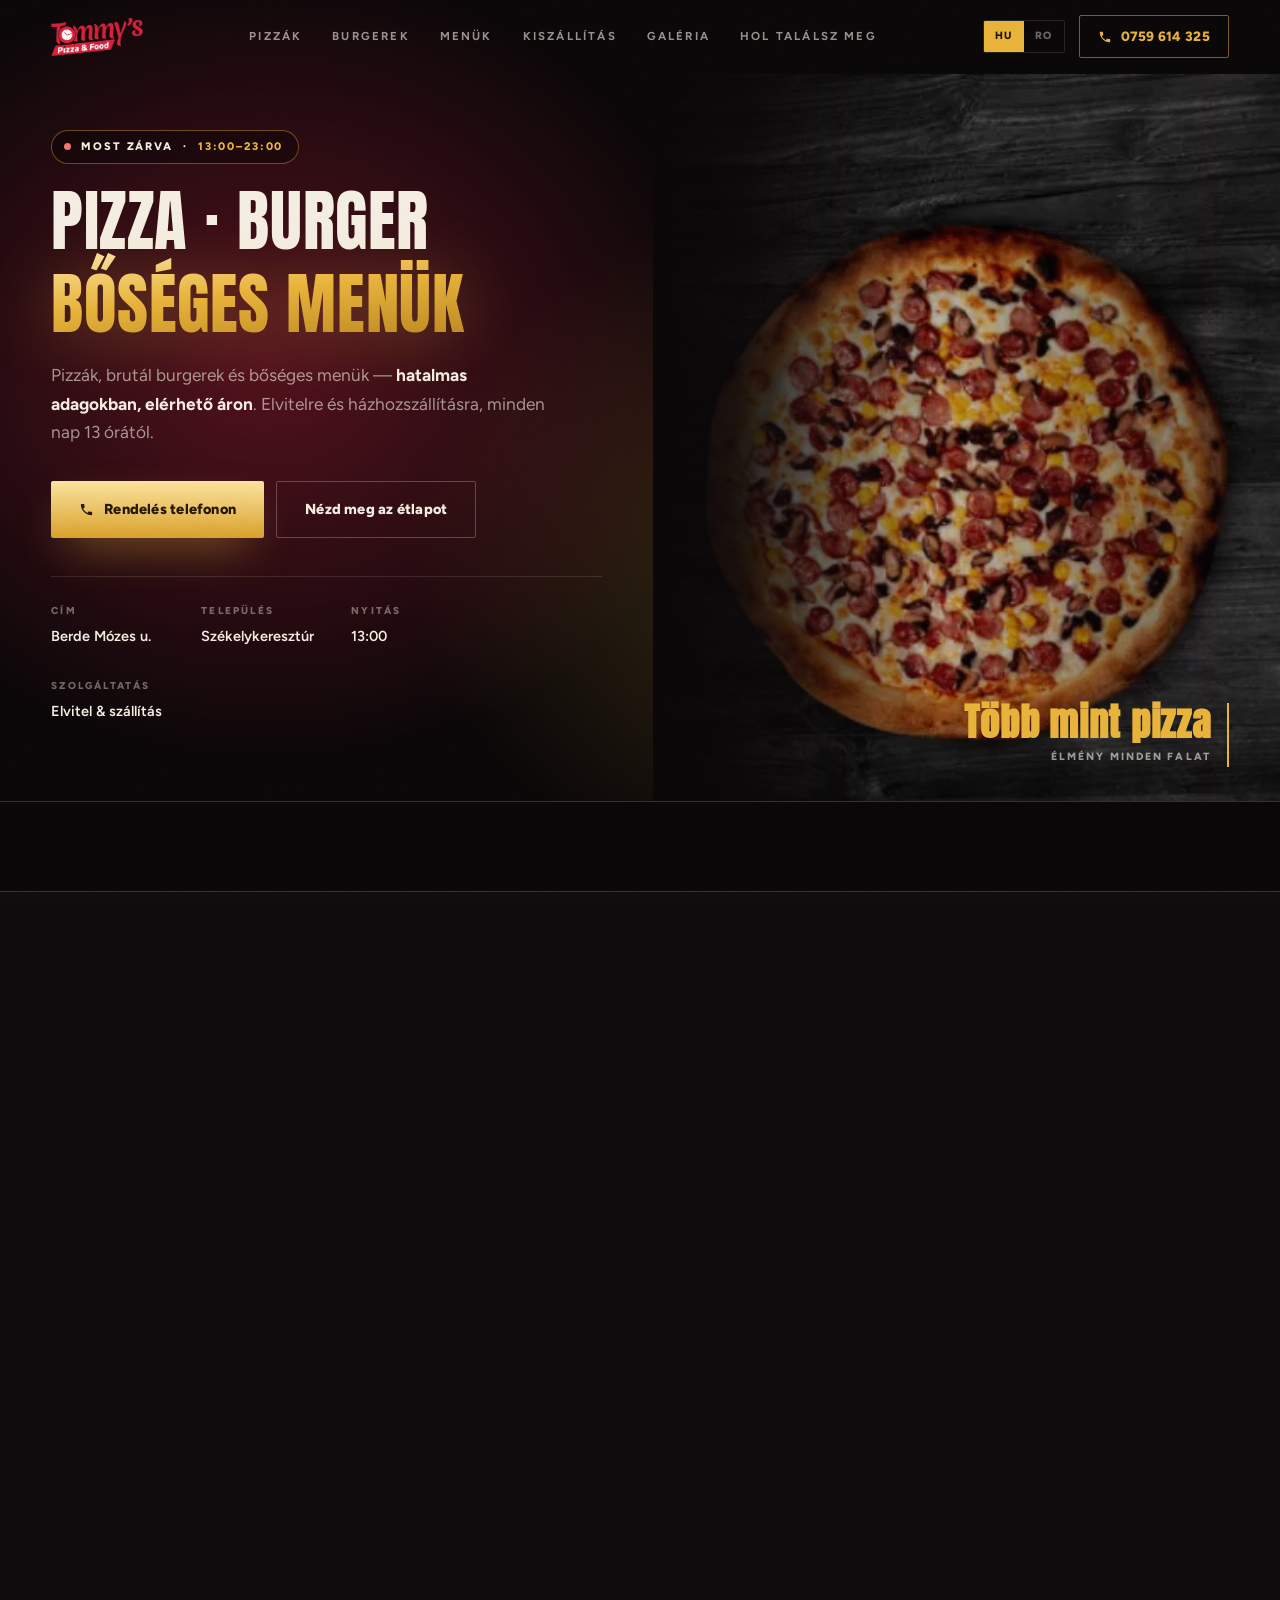
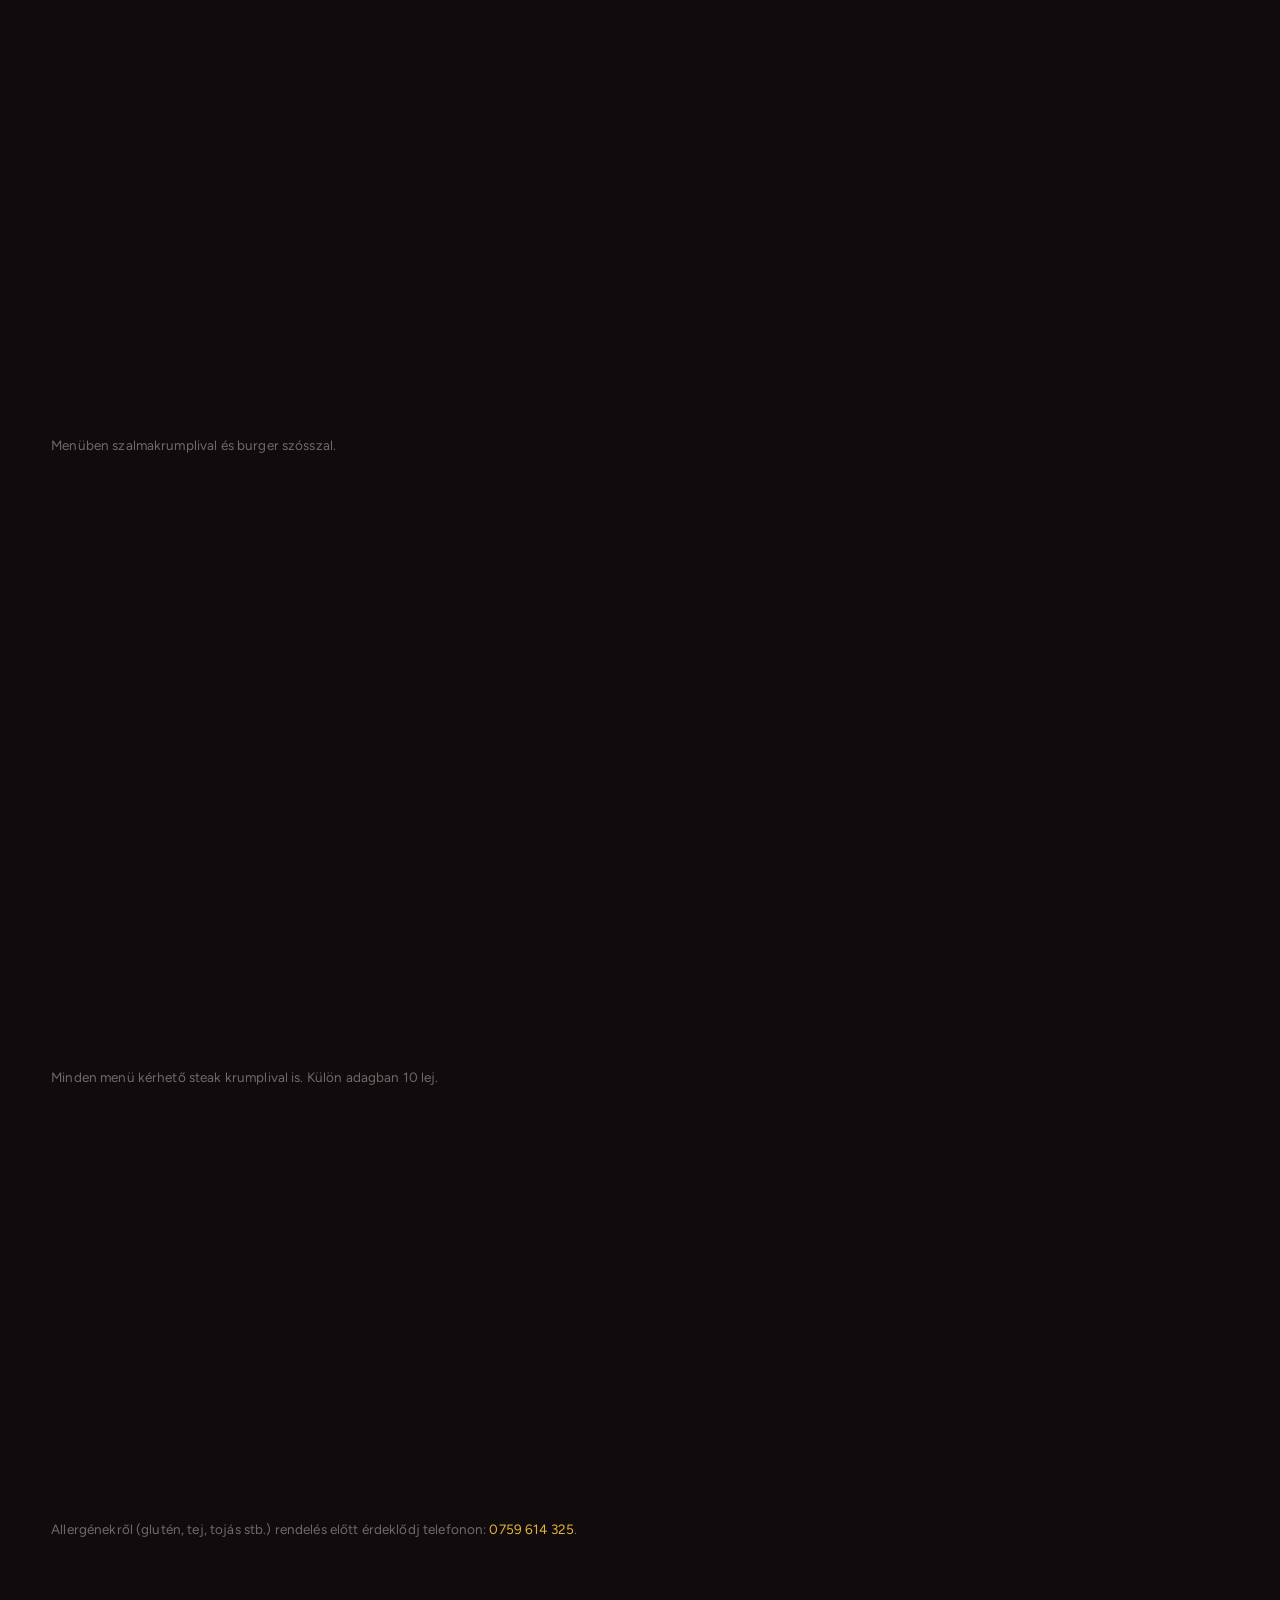
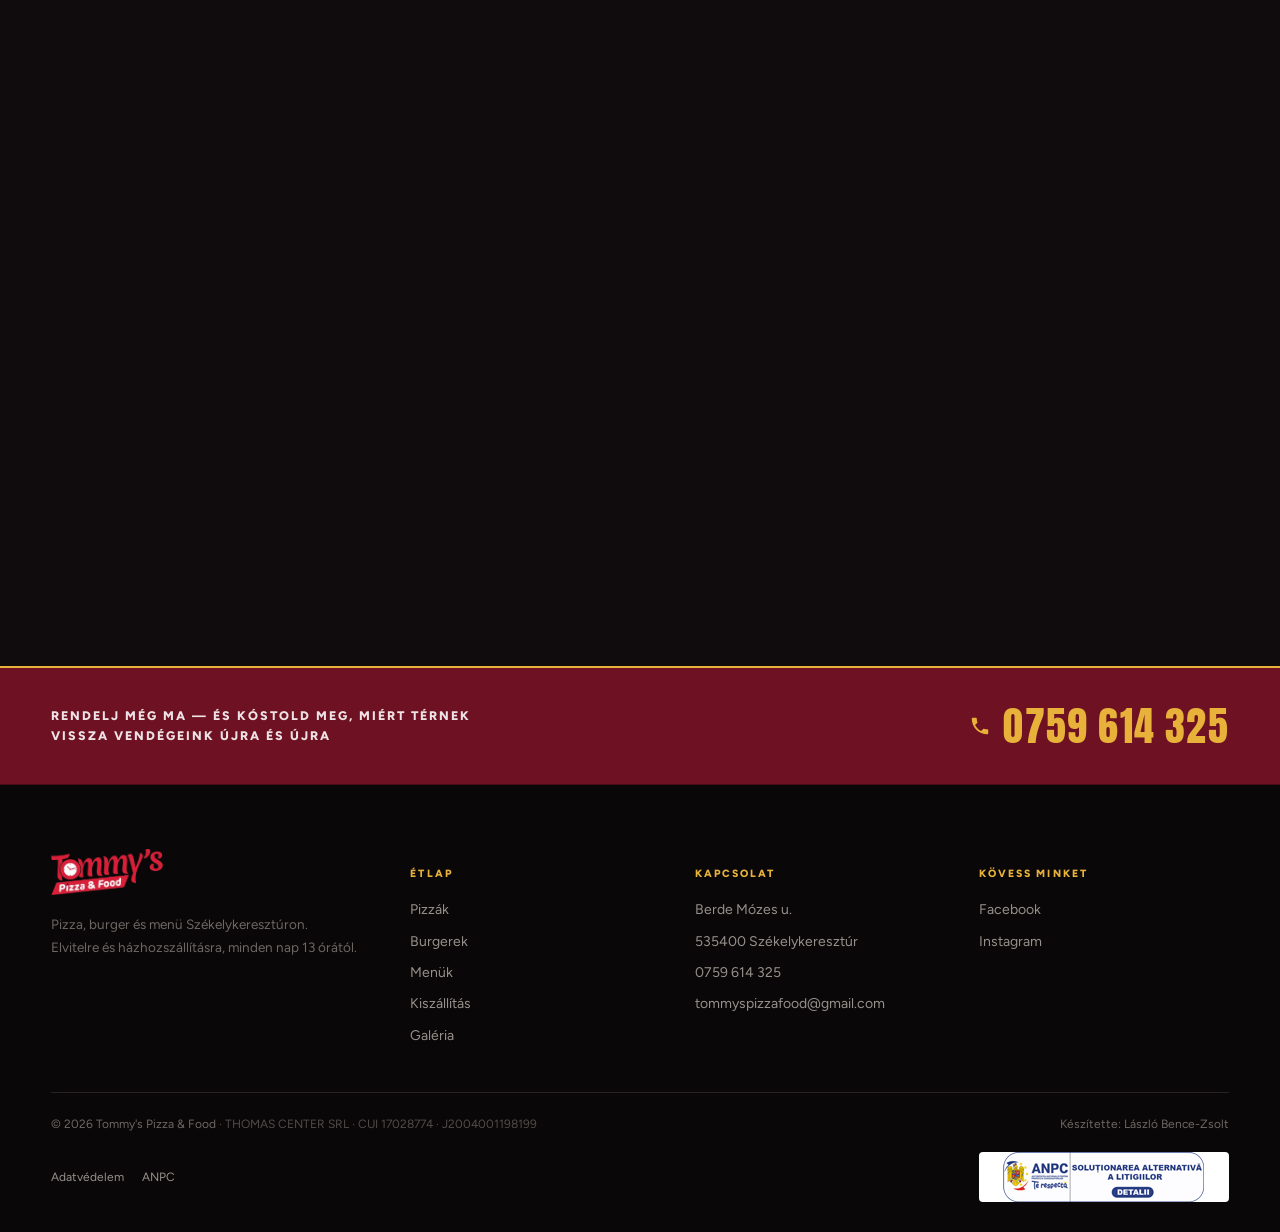
<file: index.html>
<!DOCTYPE html>
<html lang="hu">
<head>
<meta charset="utf-8">
<meta name="viewport" content="width=device-width,initial-scale=1">
<title>Tommy's Pizza &amp; Food — Székelykeresztúr</title>
<meta name="description" content="Pizzák, brutál burgerek és bőséges menük Székelykeresztúron. Elvitelre és házhozszállításra, minden nap 13:00-tól. Berde Mózes u. · 0759 614 325">
<!-- GEN:HEAD-SEO:START — generálva: _scrape/ · KÉZZEL NE SZERKESZD -->
<link rel="icon" type="image/png" sizes="32x32" href="assets/favicon-32.png">
<link rel="icon" type="image/png" sizes="512x512" href="assets/favicon-512.png">
<link rel="apple-touch-icon" sizes="180x180" href="assets/favicon-180.png">
<meta name="theme-color" content="#100C0D">

<!-- Ugyanez a tartalom HÁROM hosztnéven él (sajat domain, netlify.app,
     github.io). Canonical nélkül egymás ellen versenyeznének a keresőben,
     és nem biztos, hogy a saját domain nyerne. -->
<link rel="canonical" href="https://tommyspizza.ro/">

<!-- megosztás: Messenger / Facebook / Instagram-bio -->
<meta property="og:type" content="website">
<meta property="og:site_name" content="Tommy's Pizza &amp; Food">
<meta property="og:title" content="Tommy's Pizza &amp; Food — Székelykeresztúr">
<meta property="og:description" content="Pizzák, brutál burgerek és bőséges menük Székelykeresztúron. Elvitelre és házhozszállításra, minden nap 13:00-tól. Berde Mózes u. · 0759 614 325">
<meta property="og:image" content="https://tommyspizza.ro/assets/og-tommys.jpg">
<meta property="og:image:width" content="1200">
<meta property="og:image:height" content="630">
<meta property="og:image:alt" content="Tommy's Pizza &amp; Food — pizza, burger, menük">
<meta property="og:locale" content="hu_HU">
<meta property="og:locale:alternate" content="ro_RO">
<meta property="og:url" content="https://tommyspizza.ro">
<meta name="twitter:card" content="summary_large_image">
<meta name="twitter:title" content="Tommy's Pizza &amp; Food — Székelykeresztúr">
<meta name="twitter:description" content="Pizzák, brutál burgerek és bőséges menük Székelykeresztúron. Elvitelre és házhozszállításra, minden nap 13:00-tól. Berde Mózes u. · 0759 614 325">
<meta name="twitter:image" content="https://tommyspizza.ro/assets/og-tommys.jpg">

<!-- strukturált adat: ettől jelenik meg a nyitvatartás és a hely a Google-ben -->
<script type="application/ld+json">
  {
    "@context": "https://schema.org",
    "@type": "Restaurant",
    "name": "Tommy's Pizza & Food",
    "alternateName": [
      "Tommys Pizza & Food",
      "Tommy's Pizza",
      "Tommys Pizza",
      "Tommys"
    ],
    "description": "Pizzák, brutál burgerek és bőséges menük Székelykeresztúron. Elvitelre és házhozszállításra, minden nap 13:00-tól. Berde Mózes u. · 0759 614 325",
    "image": [
      "https://tommyspizza.ro/assets/og-tommys.jpg"
    ],
    "telephone": "+40759614325",
    "email": "tommyspizzafood@gmail.com",
    "priceRange": "10–55 RON",
    "currenciesAccepted": "RON",
    "paymentAccepted": "Cash, Credit Card",
    "servesCuisine": [
      "Pizza",
      "Burgers",
      "Fast Food"
    ],
    "address": {
      "@type": "PostalAddress",
      "streetAddress": "Str. Berde Mózes",
      "addressLocality": "Cristuru Secuiesc",
      "postalCode": "535400",
      "addressRegion": "Județul Harghita",
      "addressCountry": "RO"
    },
    "geo": {
      "@type": "GeoCoordinates",
      "latitude": 46.2829755,
      "longitude": 25.0182238
    },
    "openingHoursSpecification": [
      {
        "@type": "OpeningHoursSpecification",
        "dayOfWeek": [
          "Monday",
          "Tuesday",
          "Wednesday",
          "Thursday",
          "Sunday"
        ],
        "opens": "13:00",
        "closes": "22:30"
      },
      {
        "@type": "OpeningHoursSpecification",
        "dayOfWeek": [
          "Friday",
          "Saturday"
        ],
        "opens": "13:00",
        "closes": "23:00"
      }
    ],
    "sameAs": [
      "https://www.facebook.com/tommyspizzafood/",
      "https://www.instagram.com/tommyspizzafood/"
    ],
    "acceptsReservations": false,
    "url": "https://tommyspizza.ro",
    "areaServed": {
      "@type": "GeoCircle",
      "geoMidpoint": {
        "@type": "GeoCoordinates",
        "latitude": 46.2829755,
        "longitude": 25.0182238
      },
      "geoRadius": "20000"
    },
    "hasDeliveryMethod": [
      "http://purl.org/goodrelations/v1#DeliveryModePickUp",
      "http://purl.org/goodrelations/v1#DeliveryModeOwnFleet"
    ],
    "hasMenu": {
      "@type": "Menu",
      "inLanguage": "hu",
      "hasMenuSection": [
        {
          "@type": "MenuSection",
          "name": "Pizzáink",
          "hasMenuItem": [
            {
              "@type": "MenuItem",
              "name": "Tommy's",
              "description": "pizzaszósz, mozzarella, szalámi, virsli, gomba, kukorica, hagyma",
              "offers": {
                "@type": "Offer",
                "price": 27,
                "priceCurrency": "RON"
              }
            },
            {
              "@type": "MenuItem",
              "name": "Ungarese",
              "description": "pizzaszósz, mozzarella, szalámi, virsli, paprika, csípős paprika, hagyma",
              "offers": {
                "@type": "Offer",
                "price": 27,
                "priceCurrency": "RON"
              }
            },
            {
              "@type": "MenuItem",
              "name": "Mexicana",
              "description": "pizzaszósz, mozzarella, gomba, kukorica, hagyma, bab, csípős paprika, szalámi, cérnakolbász",
              "offers": {
                "@type": "Offer",
                "price": 30,
                "priceCurrency": "RON"
              }
            },
            {
              "@type": "MenuItem",
              "name": "Prosciutto",
              "description": "pizzaszósz, mozzarella, sonka",
              "offers": {
                "@type": "Offer",
                "price": 25,
                "priceCurrency": "RON"
              }
            },
            {
              "@type": "MenuItem",
              "name": "Hawai",
              "description": "pizzaszósz, mozzarella, sonka, ananász",
              "offers": {
                "@type": "Offer",
                "price": 28,
                "priceCurrency": "RON"
              }
            },
            {
              "@type": "MenuItem",
              "name": "Tirolese",
              "description": "pizzaszósz, mozzarella, sonka, kukorica",
              "offers": {
                "@type": "Offer",
                "price": 25,
                "priceCurrency": "RON"
              }
            },
            {
              "@type": "MenuItem",
              "name": "Funghi",
              "description": "pizzaszósz, mozzarella, gomba",
              "offers": {
                "@type": "Offer",
                "price": 25,
                "priceCurrency": "RON"
              }
            },
            {
              "@type": "MenuItem",
              "name": "Salami",
              "description": "pizzaszósz, mozzarella, szalámi",
              "offers": {
                "@type": "Offer",
                "price": 25,
                "priceCurrency": "RON"
              }
            },
            {
              "@type": "MenuItem",
              "name": "Bavarese",
              "description": "pizzaszósz, mozzarella, sonka, hagyma, fokhagyma, cérnakolbász, császárszalonna, szalámi",
              "offers": {
                "@type": "Offer",
                "price": 30,
                "priceCurrency": "RON"
              }
            },
            {
              "@type": "MenuItem",
              "name": "Margherita",
              "description": "pizzaszósz, mozzarella",
              "offers": {
                "@type": "Offer",
                "price": 22,
                "priceCurrency": "RON"
              }
            },
            {
              "@type": "MenuItem",
              "name": "Gyros",
              "description": "pizzaszósz, mozzarella, gyros hús csirkemellből, paradicsom, hagyma, uborka, gyros öntet",
              "offers": {
                "@type": "Offer",
                "price": 30,
                "priceCurrency": "RON"
              }
            },
            {
              "@type": "MenuItem",
              "name": "Tonno",
              "description": "pizzaszósz, mozzarella, tonhal, hagyma",
              "offers": {
                "@type": "Offer",
                "price": 27,
                "priceCurrency": "RON"
              }
            },
            {
              "@type": "MenuItem",
              "name": "Texas",
              "description": "pizzaszósz, mozzarella, kukorica, kolbász, csípős paprika, bab",
              "offers": {
                "@type": "Offer",
                "price": 27,
                "priceCurrency": "RON"
              }
            },
            {
              "@type": "MenuItem",
              "name": "Contadina",
              "description": "pizzaszósz, mozzarella, hagyma, kukorica, császárszalonna, fokhagyma",
              "offers": {
                "@type": "Offer",
                "price": 25,
                "priceCurrency": "RON"
              }
            },
            {
              "@type": "MenuItem",
              "name": "Csirkemelles",
              "description": "pizzaszósz, mozzarella, csirkemell, kukorica",
              "offers": {
                "@type": "Offer",
                "price": 30,
                "priceCurrency": "RON"
              }
            },
            {
              "@type": "MenuItem",
              "name": "Colore",
              "description": "pizzaszósz, mozzarella, paprika, kukorica, hagyma, paradicsom, oliva, gomba",
              "offers": {
                "@type": "Offer",
                "price": 27,
                "priceCurrency": "RON"
              }
            },
            {
              "@type": "MenuItem",
              "name": "Quattro Carni",
              "description": "pizzaszósz, mozzarella, cérnakolbász, szalámi, sonka, császárszalonna",
              "offers": {
                "@type": "Offer",
                "price": 30,
                "priceCurrency": "RON"
              }
            },
            {
              "@type": "MenuItem",
              "name": "Quattro Formagi",
              "description": "pizzaszósz, mozzarella, parmezán, gorgonzola",
              "offers": {
                "@type": "Offer",
                "price": 27,
                "priceCurrency": "RON"
              }
            },
            {
              "@type": "MenuItem",
              "name": "Quattro Stagioni",
              "description": "pizzaszósz, mozzarella, sonka, gomba, oliva, paprika",
              "offers": {
                "@type": "Offer",
                "price": 27,
                "priceCurrency": "RON"
              }
            },
            {
              "@type": "MenuItem",
              "name": "Prosciutto Funghi",
              "description": "pizzaszósz, mozzarella, sonka, gomba",
              "offers": {
                "@type": "Offer",
                "price": 25,
                "priceCurrency": "RON"
              }
            },
            {
              "@type": "MenuItem",
              "name": "Capriciosa",
              "description": "pizzaszósz, mozzarella, sonka, gomba, szalámi",
              "offers": {
                "@type": "Offer",
                "price": 26,
                "priceCurrency": "RON"
              }
            },
            {
              "@type": "MenuItem",
              "name": "Salamino",
              "description": "pizzaszósz, mozzarella, chorizo szalámi, csípős paprika, gomba",
              "offers": {
                "@type": "Offer",
                "price": 27,
                "priceCurrency": "RON"
              }
            },
            {
              "@type": "MenuItem",
              "name": "Rimini",
              "description": "pizzaszósz, mozzarella, sonka, szalámi",
              "offers": {
                "@type": "Offer",
                "price": 25,
                "priceCurrency": "RON"
              }
            },
            {
              "@type": "MenuItem",
              "name": "Family / Családi",
              "description": "a vendég kívánsága szerint",
              "offers": {
                "@type": "Offer",
                "price": 55,
                "priceCurrency": "RON"
              }
            }
          ]
        },
        {
          "@type": "MenuSection",
          "name": "Extra rátétek",
          "hasMenuItem": [
            {
              "@type": "MenuItem",
              "name": "sonka",
              "offers": {
                "@type": "Offer",
                "price": 3,
                "priceCurrency": "RON"
              }
            },
            {
              "@type": "MenuItem",
              "name": "szalámi",
              "offers": {
                "@type": "Offer",
                "price": 3,
                "priceCurrency": "RON"
              }
            },
            {
              "@type": "MenuItem",
              "name": "cérnakolbász",
              "offers": {
                "@type": "Offer",
                "price": 3,
                "priceCurrency": "RON"
              }
            },
            {
              "@type": "MenuItem",
              "name": "császárszalonna",
              "offers": {
                "@type": "Offer",
                "price": 3,
                "priceCurrency": "RON"
              }
            },
            {
              "@type": "MenuItem",
              "name": "virsli",
              "offers": {
                "@type": "Offer",
                "price": 3,
                "priceCurrency": "RON"
              }
            },
            {
              "@type": "MenuItem",
              "name": "zöldségek",
              "offers": {
                "@type": "Offer",
                "price": 3,
                "priceCurrency": "RON"
              }
            },
            {
              "@type": "MenuItem",
              "name": "sajtok",
              "offers": {
                "@type": "Offer",
                "price": 3,
                "priceCurrency": "RON"
              }
            }
          ]
        },
        {
          "@type": "MenuSection",
          "name": "Öntetek",
          "hasMenuItem": [
            {
              "@type": "MenuItem",
              "name": "ketchup",
              "offers": {
                "@type": "Offer",
                "price": 3,
                "priceCurrency": "RON"
              }
            },
            {
              "@type": "MenuItem",
              "name": "csípős ketchup",
              "offers": {
                "@type": "Offer",
                "price": 3,
                "priceCurrency": "RON"
              }
            },
            {
              "@type": "MenuItem",
              "name": "tartár szósz",
              "offers": {
                "@type": "Offer",
                "price": 3,
                "priceCurrency": "RON"
              }
            },
            {
              "@type": "MenuItem",
              "name": "fokhagymás öntet",
              "offers": {
                "@type": "Offer",
                "price": 3,
                "priceCurrency": "RON"
              }
            }
          ]
        },
        {
          "@type": "MenuSection",
          "name": "Brutál burgerek",
          "hasMenuItem": [
            {
              "@type": "MenuItem",
              "name": "Classic Burger",
              "description": "buci, burger szósz, jégsaláta, dupla smash húspogácsa, olvadó cheddar, paradicsom, uborka",
              "offers": {
                "@type": "Offer",
                "price": 33,
                "priceCurrency": "RON"
              }
            },
            {
              "@type": "MenuItem",
              "name": "Tommy's Burger",
              "description": "buci, burger szósz, jégsaláta, dupla smash húspogácsa, olvadó cheddar, pirított hagyma, uborka",
              "offers": {
                "@type": "Offer",
                "price": 35,
                "priceCurrency": "RON"
              }
            },
            {
              "@type": "MenuItem",
              "name": "Jalapeno Burger",
              "description": "buci, burger szósz, dupla smash húspogácsa, olvadó cheddar, pirított bacon, jalapeno",
              "offers": {
                "@type": "Offer",
                "price": 34,
                "priceCurrency": "RON"
              }
            },
            {
              "@type": "MenuItem",
              "name": "BBQ Burger",
              "description": "buci, bbq szósz, coleslaw saláta, dupla smash húspogácsa, olvadó cheddar, pirított bacon, uborka",
              "offers": {
                "@type": "Offer",
                "price": 36,
                "priceCurrency": "RON"
              }
            },
            {
              "@type": "MenuItem",
              "name": "Crispy Burger",
              "description": "buci, burger szósz, jégsaláta, crispy csirkemell, cheddar, paradicsom, uborka",
              "offers": {
                "@type": "Offer",
                "price": 30,
                "priceCurrency": "RON"
              }
            }
          ]
        },
        {
          "@type": "MenuSection",
          "name": "Bőséges menük",
          "hasMenuItem": [
            {
              "@type": "MenuItem",
              "name": "Gyros tál",
              "description": "hasáb, csirkemell, káposzta, lila hagyma, uborka, paradicsom, gyros öntet",
              "offers": {
                "@type": "Offer",
                "price": 25,
                "priceCurrency": "RON"
              }
            },
            {
              "@type": "MenuItem",
              "name": "Rántott sajt menü",
              "description": "hasáb, 3 db rántott sajt, választható szósz",
              "offers": {
                "@type": "Offer",
                "price": 30,
                "priceCurrency": "RON"
              }
            },
            {
              "@type": "MenuItem",
              "name": "Sajtos csirkemell menü",
              "description": "hasáb, sajtos csirkemell, savanyú uborka",
              "offers": {
                "@type": "Offer",
                "price": 35,
                "priceCurrency": "RON"
              }
            },
            {
              "@type": "MenuItem",
              "name": "Bécsi szelet menü",
              "description": "hasáb, panírozott csirkemell, savanyú uborka",
              "offers": {
                "@type": "Offer",
                "price": 35,
                "priceCurrency": "RON"
              }
            },
            {
              "@type": "MenuItem",
              "name": "Crispy menü",
              "description": "hasáb, 8 db csirkemell filé, választható szósz",
              "offers": {
                "@type": "Offer",
                "price": 35,
                "priceCurrency": "RON"
              }
            },
            {
              "@type": "MenuItem",
              "name": "Sajtos karaj menü",
              "description": "hasáb, sajtos karaj, savanyú uborka",
              "offers": {
                "@type": "Offer",
                "price": 35,
                "priceCurrency": "RON"
              }
            },
            {
              "@type": "MenuItem",
              "name": "Csülök menü",
              "description": "hasáb, csülök, torma szósz",
              "offers": {
                "@type": "Offer",
                "price": 45,
                "priceCurrency": "RON"
              }
            }
          ]
        },
        {
          "@type": "MenuSection",
          "name": "Köretek",
          "hasMenuItem": [
            {
              "@type": "MenuItem",
              "name": "Steak krumpli",
              "offers": {
                "@type": "Offer",
                "price": 10,
                "priceCurrency": "RON"
              }
            }
          ]
        }
      ]
    },
    "legalName": "THOMAS CENTER SRL"
  }
</script>
<!-- GEN:HEAD-SEO:END -->

<!-- betűk saját tárhelyről: a látogató IP-je nem megy a Google-höz (GDPR) -->
<link rel="preload" href="assets/fonts/Figtree-latin.woff2" as="font" type="font/woff2" crossorigin>
<link rel="stylesheet" href="assets/fonts.css">
<style>
/* ============================================================
   TOMMY'S PIZZA & FOOD — látványterv
   Angle: K2 „Éjszakai plakát" · split hero
   Display: Anton · Body: Figtree
   ============================================================ */

:root{
  --ink:#100C0D;
  --ink-2:#0A0708;
  --ink-3:#181214;
  --bordo:#6E1122;
  --bordo-deep:#43090F;
  --bordo-lit:#8E1A2E;
  --gold:#E8B23A;
  --gold-hi:#FBE39C;
  --gold-lo:#A8721A;
  --cream:#F4EDE2;
  --muted:rgba(244,237,226,.60);
  --muted-2:rgba(244,237,226,.42);
  --hair:rgba(244,237,226,.12);
  --red:#D8253F;

  --gap:clamp(20px,4vw,60px);
  --nav-h:74px;
  --ease:cubic-bezier(.16,.84,.32,1);
}

*{box-sizing:border-box}
/* billentyűzetes navigáció: látható arany fókusz-gyűrű (egérrel nem jelenik meg) */
:focus-visible{outline:2px solid var(--gold);outline-offset:3px;border-radius:2px}
/* Ugrás a tartalomra — a fejléc linkjei elé teszi a tartalmat annak, aki
   billentyűzettel vagy képernyőolvasóval jár. Egérrel láthatatlan marad. */
.skip{
  position:fixed;left:16px;top:-120px;z-index:220;
  background:var(--gold);color:var(--ink-2);
  font-size:12px;letter-spacing:.14em;text-transform:uppercase;font-weight:800;
  padding:12px 20px;border-radius:2px;box-shadow:0 10px 30px rgba(0,0,0,.45);
  transition:top .22s var(--ease);
}
.skip:focus{top:16px}
main:focus{outline:none}
html{scroll-behavior:smooth;-webkit-text-size-adjust:100%}
body{
  margin:0;background:var(--ink);color:var(--cream);
  font-family:'Figtree',system-ui,-apple-system,sans-serif;
  font-size:16px;line-height:1.6;-webkit-font-smoothing:antialiased;
  overflow-x:hidden;
}
img{display:block;max-width:100%}
a{color:inherit;text-decoration:none}
button{font:inherit;border:0;background:none;color:inherit;cursor:pointer}
h1,h2,h3,h4{margin:0;font-weight:400}
p{margin:0}
ul{margin:0;padding:0;list-style:none}

.shell{max-width:1400px;margin:0 auto;padding-left:var(--gap);padding-right:var(--gap)}

/* ---------- global grain ---------- */
.grain{
  position:fixed;inset:0;z-index:120;pointer-events:none;opacity:.05;
  background-image:url("data:image/svg+xml,%3Csvg xmlns='http://www.w3.org/2000/svg' width='260' height='260'%3E%3Cfilter id='n'%3E%3CfeTurbulence type='fractalNoise' baseFrequency='.8' numOctaves='4' stitchTiles='stitch'/%3E%3C/filter%3E%3Crect width='260' height='260' filter='url(%23n)'/%3E%3C/svg%3E");
  mix-blend-mode:overlay;
}

/* ---------- loader ---------- */
#loader{
  position:fixed;inset:0;z-index:200;background:var(--ink-2);
  display:grid;place-items:center;transition:opacity .7s var(--ease),visibility .7s;
}
#loader.gone{opacity:0;visibility:hidden}
#loader .lg{width:min(240px,52vw);opacity:0;transform:translateY(14px);animation:lgin .9s var(--ease) .12s forwards}
#loader .bar{position:absolute;bottom:0;left:0;height:2px;width:0;background:linear-gradient(90deg,var(--bordo),var(--gold));animation:barin 1.05s var(--ease) forwards}
@keyframes lgin{to{opacity:1;transform:none}}
@keyframes barin{to{width:100%}}

/* ---------- reveal ---------- */
[data-rv]{opacity:0;transform:translateY(26px) scale(.985);transition:opacity .95s var(--ease),transform .95s var(--ease)}
[data-rv].in{opacity:1;transform:none}
[data-rv-d="1"]{transition-delay:.09s}
[data-rv-d="2"]{transition-delay:.18s}
[data-rv-d="3"]{transition-delay:.27s}
[data-rv-d="4"]{transition-delay:.36s}
[data-rv-d="5"]{transition-delay:.45s}

/* ============================================================
   NAV
   ============================================================ */
.nav{
  position:fixed;top:0;left:0;right:0;z-index:100;height:var(--nav-h);
  display:flex;align-items:center;
  transition:background .45s var(--ease),border-color .45s var(--ease),backdrop-filter .45s;
  border-bottom:1px solid transparent;
}
.nav.scrolled{background:rgba(10,7,8,.9);backdrop-filter:blur(14px);border-bottom-color:rgba(232,178,58,.22)}
.nav .in{display:flex;align-items:center;justify-content:space-between;gap:26px;width:100%}
.nav .brand img{height:38px;transition:height .4s var(--ease)}
.nav.scrolled .brand img{height:32px}
.nav .menu{display:flex;gap:30px;font-size:11.5px;letter-spacing:.19em;text-transform:uppercase;font-weight:700;color:var(--muted)}
.nav .menu a{position:relative;padding:6px 0;transition:color .3s}
.nav .menu a::after{content:'';position:absolute;left:0;bottom:0;height:1px;width:0;background:var(--gold);transition:width .4s var(--ease)}
.nav .menu a:hover{color:var(--cream)}
.nav .menu a:hover::after{width:100%}
.nav .right{display:flex;align-items:center;gap:14px}
.langs{display:flex;border:1px solid var(--hair);border-radius:2px;overflow:hidden}
.langs button{padding:7px 11px;font-size:10.5px;letter-spacing:.14em;font-weight:800;color:var(--muted-2);transition:.3s}
.langs button.on{background:var(--gold);color:#1a1204}
.callbtn{
  display:inline-flex;align-items:center;gap:9px;border:1px solid rgba(232,178,58,.5);color:var(--gold);
  padding:10px 18px;font-weight:800;font-size:13.5px;letter-spacing:.02em;border-radius:2px;
  transition:background .35s var(--ease),color .35s var(--ease),transform .25s var(--ease);white-space:nowrap;
}
.callbtn:hover{background:var(--gold);color:#1a1204}
.callbtn svg{width:14px;height:14px;fill:currentColor}
.burger{display:none;width:44px;height:44px;place-items:center}
.burger span{display:block;width:22px;height:1.5px;background:var(--cream);position:relative;transition:background .25s var(--ease)}
.burger span::before,.burger span::after{content:'';position:absolute;left:0;width:22px;height:1.5px;background:var(--cream);transition:transform .35s var(--ease),top .35s var(--ease)}
.burger span::before{top:-7px}.burger span::after{top:7px}
/* nyitott állapotban X-re vált, hogy a bezárás egyértelmű legyen */
.burger.open span{background:transparent}
.burger.open span::before{top:0;transform:rotate(45deg)}
.burger.open span::after{top:0;transform:rotate(-45deg)}

/* Fiókmenü.
   A fejléc (z-index 100) a fiók FÖLÖTT van — benne a logó és a bezáró X —,
   ezért a lista nem indulhat 0-ról: a --nav-h sávot ki kell hagyni fölül.
   E nélkül alacsony képernyőn (beágyazott Instagram/Messenger böngésző, ~620px)
   a függőleges középre igazítás az első tételt pont a fejléc alá tolta.
   A `safe center` az a változat, ami túlcsordulásnál NEM vágja le a tetejét —
   a sima `center` kicsúsztatja a viewportból, és görgetéssel sem érhető el.
   A 100dvh azért kell, mert a beágyazott böngészők eszköztára eltakarja a
   `position:fixed; inset:0` alját. */
.drawer{
  position:fixed;top:0;left:0;right:0;z-index:99;background:var(--ink-2);
  height:100vh;height:100dvh;
  overflow-y:auto;overscroll-behavior:contain;
  display:flex;flex-direction:column;gap:6px;
  justify-content:center;justify-content:safe center;
  padding:calc(var(--nav-h) + 12px) var(--gap) calc(24px + env(safe-area-inset-bottom,0px));
  transform:translateY(-102%);transition:transform .6s var(--ease);
}
.drawer.open{transform:none}
/* Tulcsordulaskor a flex-oszlop OSSZENYOMNA a gyerekeit (alap flex-shrink:1),
   igy a nyelvvalto gombjai 40px ala mentek 320x520-on. Inkabb gorogjon a doboz. */
.drawer > *{flex-shrink:0}
.drawer a{font-family:'Anton',sans-serif;font-size:clamp(30px,9vw,52px);text-transform:uppercase;letter-spacing:.01em;color:var(--cream);padding:8px 0;border-bottom:1px solid var(--hair)}
.drawer a:last-of-type{border-bottom:0}
.drawer .dcall{margin-top:26px;color:var(--gold);font-family:'Anton',sans-serif;font-size:30px}
.drawer .langs{display:flex;align-self:flex-start;margin-top:22px;border-color:rgba(232,178,58,.4)}
.drawer .langs button{padding:12px 20px;font-size:12px}
/* Alacsony képernyőn (beágyazott böngésző, fekvő telefon) a menü elférjen
   görgetés nélkül. Magasságra szűrünk, nem szélességre: a baj nem attól van,
   hogy keskeny a készülék, hanem hogy alacsony a látható terület. */
@media(max-height:700px){
  .drawer{gap:0}
  .drawer a{font-size:clamp(23px,6.4vw,32px);padding:9px 0}
  .drawer .dcall{font-size:24px;margin-top:16px}
  .drawer .langs{margin-top:14px}
  /* a nyelvvalto gombjait NEM kicsinyitjuk: 40px ala menne a koppintasi felulet */
}

/* ============================================================
   HERO — split
   ============================================================ */
.hero{position:relative;padding-top:var(--nav-h);background:var(--ink-2);overflow:hidden}
.hero .glow{
  position:absolute;inset:-10% -6%;z-index:1;pointer-events:none;
  background:
    radial-gradient(48% 62% at 24% 46%, rgba(142,26,46,.55), transparent 68%),
    radial-gradient(40% 52% at 62% 66%, rgba(232,178,58,.20), transparent 70%);
  filter:blur(4px);
  transition:transform .3s linear;
}
.hero .grid{position:relative;z-index:3;display:grid;grid-template-columns:1.02fr .98fr;align-items:stretch;min-height:min(78vh,660px)}
.hero .pane{display:flex;flex-direction:column;justify-content:center;padding:56px var(--gap) 62px;max-width:760px}
.hero .status{
  display:inline-flex;align-items:center;gap:10px;align-self:flex-start;
  border:1px solid rgba(232,178,58,.4);border-radius:40px;padding:7px 15px 7px 12px;
  font-size:11px;letter-spacing:.17em;text-transform:uppercase;font-weight:800;color:var(--cream);
  background:rgba(0,0,0,.35);margin-bottom:26px;
}
.hero .status i{width:7px;height:7px;border-radius:50%;background:#4ADE80;box-shadow:0 0 0 0 rgba(74,222,128,.6);animation:pulse 2.4s infinite}
.hero .status.closed i{background:#F87171;animation:none}
@keyframes pulse{70%{box-shadow:0 0 0 8px rgba(74,222,128,0)}100%{box-shadow:0 0 0 0 rgba(74,222,128,0)}}
.hero .status b{color:var(--gold);font-weight:800}

.hero h1{
  /* Anton belső leadingje minimális: 1.06 alatt a 2. sor ékezetei (Ő, Ü) beleérnek az 1. sorba */
  font-family:'Anton',sans-serif;font-size:clamp(38px,5.2vw,80px);line-height:.96;
  letter-spacing:.008em;text-transform:uppercase;
}
.hero h1 .g{
  display:block;
  /* a padding kiterjeszti a festési dobozt felfelé, különben a background-clip:text
     levágja a magyar ékezeteket (Ő, Ü, É) — a negatív margó visszahúzza a helyére */
  padding-top:.30em;margin-top:0;
  background:linear-gradient(174deg,var(--gold-hi) 0%,var(--gold) 42%,#B27F1D 100%);
  -webkit-background-clip:text;background-clip:text;color:transparent;
  filter:drop-shadow(0 5px 30px rgba(232,178,58,.28));
}
.hero .lede{margin-top:24px;font-size:clamp(15.5px,1.35vw,18px);line-height:1.65;color:var(--muted);max-width:46ch;font-weight:400}
.hero .lede b{color:var(--cream);font-weight:700}
.hero .cta{display:flex;gap:12px;margin-top:34px;flex-wrap:wrap}
.btn{
  position:relative;overflow:hidden;
  display:inline-flex;align-items:center;gap:10px;padding:16px 28px;border-radius:2px;
  font-weight:800;font-size:14.5px;letter-spacing:.015em;
  transition:transform .35s var(--ease),box-shadow .4s var(--ease),background .35s,color .35s,border-color .35s;
}
.btn svg{width:15px;height:15px;fill:currentColor;position:relative;z-index:2}
.btn > span{position:relative;z-index:2}

/* elsődleges: enyhe emelkedés + egyszeri fény-áthúzás (a „parázs" motívum) */
.btn-gold{background:linear-gradient(180deg,var(--gold-hi),#D9A02C);color:#241703;box-shadow:0 18px 46px -16px rgba(232,178,58,.6)}
.btn-gold::before{
  content:'';position:absolute;z-index:1;top:0;bottom:0;left:-130%;width:55%;
  background:linear-gradient(100deg,transparent,rgba(255,255,255,.5),transparent);
  transform:skewX(-18deg);
}
.btn-gold:hover{transform:translateY(-2px);box-shadow:0 26px 58px -14px rgba(232,178,58,.78)}
.btn-gold:hover::before{animation:shine .85s var(--ease)}
@keyframes shine{from{left:-130%}to{left:150%}}

/* másodlagos: balról behúzódó arany aláhúzás */
.btn-ghost{border:1px solid rgba(244,237,226,.26);color:var(--cream)}
.btn-ghost::after{
  content:'';position:absolute;z-index:2;left:28px;right:28px;bottom:12px;height:1.5px;background:var(--gold);
  transform:scaleX(0);transform-origin:left;transition:transform .55s var(--ease);
}
.btn-ghost:hover{border-color:rgba(232,178,58,.6);color:var(--gold)}
.btn-ghost:hover::after{transform:scaleX(1)}

.hero .meta{display:flex;gap:30px;flex-wrap:wrap;margin-top:38px;padding-top:26px;border-top:1px solid var(--hair)}
.hero .meta div{min-width:120px}
.hero .meta dt{font-size:10px;letter-spacing:.22em;text-transform:uppercase;color:var(--muted-2);font-weight:800;margin-bottom:6px}
.hero .meta dd{margin:0;font-size:14.5px;color:var(--cream);font-weight:600}

.hero .shot{position:relative;overflow:hidden;background:#000;min-height:340px}
.hero .shot img{position:absolute;inset:0;width:100%;height:112%;object-fit:cover;will-change:transform}
.hero .shot::after{
  content:'';position:absolute;inset:0;z-index:2;
  background:linear-gradient(90deg,var(--ink-2) 0%,rgba(10,7,8,.9) 14%,rgba(10,7,8,.16) 46%,rgba(10,7,8,.5) 100%);
}
.hero .stamp{
  position:absolute;z-index:4;right:var(--gap);bottom:34px;text-align:right;
  border-right:2px solid var(--gold);padding-right:16px;
}
.hero .stamp b{display:block;font-family:'Anton',sans-serif;font-size:clamp(26px,3vw,44px);color:var(--gold);line-height:1;letter-spacing:.02em}
.hero .stamp span{font-size:10.5px;letter-spacing:.2em;text-transform:uppercase;color:var(--muted);font-weight:800}

/* ============================================================
   USP STRIP
   ============================================================ */
.usp{position:relative;z-index:5;background:rgba(0,0,0,.42);border-top:1px solid rgba(232,178,58,.24);border-bottom:1px solid rgba(232,178,58,.24)}
.usp .in{display:grid;grid-template-columns:repeat(3,1fr)}
.usp .u{display:flex;align-items:center;gap:16px;padding:24px var(--gap)}
.usp .u + .u{border-left:1px solid var(--hair)}
.usp .n{font-family:'Anton',sans-serif;font-size:30px;line-height:1;color:transparent;-webkit-text-stroke:1.2px rgba(232,178,58,.72)}
.usp .t{font-size:12px;letter-spacing:.15em;text-transform:uppercase;font-weight:800;color:rgba(244,237,226,.82);line-height:1.45}
.usp .t small{display:block;font-size:12.5px;letter-spacing:0;text-transform:none;color:var(--muted-2);font-weight:400;margin-top:5px}

/* ============================================================
   SECTION HEAD
   ============================================================ */
.sec{padding-top:clamp(58px,7vw,104px);padding-bottom:clamp(58px,7vw,104px)}
/* a horgony-ugrás ne csússzon a fix fejléc alá */
section[id],header[id]{scroll-margin-top:calc(var(--nav-h) + 14px)}
.sh{display:flex;align-items:flex-end;justify-content:space-between;gap:24px;flex-wrap:wrap;
    border-bottom:1px solid var(--hair);padding-bottom:18px;margin-bottom:clamp(26px,3.4vw,44px)}
.sh .l{display:flex;align-items:baseline;gap:18px}
.sh .idx{font-family:'Anton',sans-serif;font-size:14px;color:var(--gold);letter-spacing:.1em}
/* 1.14, mert keskeny kijelzőn a hosszabb címek tördelnek („BRUTÁL / BURGEREK",
   „BŐSÉGES / MENÜK") — line-height:1 mellett a második sor ékezete ütközne */
.sh h2{font-family:'Anton',sans-serif;font-size:clamp(26px,3.5vw,46px);text-transform:uppercase;letter-spacing:.012em;line-height:1.14}
.sh .r{font-size:11px;letter-spacing:.2em;text-transform:uppercase;color:var(--muted-2);font-weight:800}

/* ============================================================
   KATEGÓRIA-SÁV
   ============================================================ */
.cats{display:grid;grid-template-columns:repeat(3,1fr);gap:14px}
.cat{position:relative;overflow:hidden;height:clamp(230px,26vw,330px);border-top:2px solid var(--gold);background:#000;display:block}
.cat img{width:100%;height:100%;object-fit:cover;transition:transform 1.1s var(--ease)}
.cat:hover img{transform:scale(1.06)}
.cat::after{content:'';position:absolute;inset:0;z-index:2;background:linear-gradient(0deg,rgba(16,12,13,.97) 4%,rgba(16,12,13,.2) 56%,transparent)}
.cat .cap{position:absolute;z-index:3;left:22px;right:22px;bottom:19px;display:flex;align-items:flex-end;justify-content:space-between;gap:14px}
.cat .cap b{font-family:'Anton',sans-serif;font-size:clamp(20px,2.2vw,26px);text-transform:uppercase;letter-spacing:.02em;line-height:1;display:block}
.cat .cap small{display:block;font-size:12.5px;color:var(--muted);margin-top:7px;font-weight:400}
.cat .cap span{color:var(--gold);font-weight:800;font-size:12.5px;white-space:nowrap}

/* ============================================================
   KONCEPCIÓ
   ============================================================ */
.concept{display:grid;grid-template-columns:1.08fr .92fr;gap:clamp(26px,4vw,64px);align-items:center}
.concept .tag{display:inline-block;font-size:11px;letter-spacing:.24em;text-transform:uppercase;color:var(--gold);font-weight:800;margin-bottom:18px}
/* line-height 1.16: az Anton fölött alig van hely, ezért 1.12 alatt a második
   sor magyar ékezetei (Ó, Á, Ő, Ű) beleérnek az első sor betűibe */
.concept h3{font-family:'Anton',sans-serif;font-size:clamp(24px,3vw,40px);text-transform:uppercase;line-height:1.22;letter-spacing:.012em;margin-bottom:20px}
.concept p{color:var(--muted);font-size:16px;line-height:1.72;max-width:54ch}
.concept p + p{margin-top:15px}
.concept p b{color:var(--cream);font-weight:700}
.stats{display:grid;grid-template-columns:repeat(3,1fr);gap:1px;background:var(--hair);border:1px solid var(--hair);margin-top:32px}
.stats div{background:var(--ink);padding:20px 18px}
.stats b{display:block;font-family:'Anton',sans-serif;font-size:clamp(24px,3vw,36px);color:var(--gold);line-height:1;letter-spacing:.01em;font-variant-numeric:lining-nums tabular-nums}
.stats span{display:block;font-size:10.5px;letter-spacing:.16em;text-transform:uppercase;color:var(--muted-2);font-weight:800;margin-top:9px}
.concept .ph{position:relative;overflow:hidden;border:1px solid rgba(232,178,58,.24)}
.concept .ph > img{width:100%;height:clamp(300px,38vw,480px);object-fit:cover}
/* Mozaik: a kliens 2026-09-02-i stúdiófotói, 3×2 kockában (Tamás kérése).
   1 px arany hajszálvonal választja el a kockákat — ugyanaz a szín, mint a keret. */
.concept .phgrid{display:grid;grid-template-columns:repeat(3,1fr);gap:2px;background:rgba(232,178,58,.24)}
.concept .phgrid img{display:block;width:100%;aspect-ratio:1;object-fit:cover}
.concept .ph .lb{position:absolute;left:0;bottom:0;background:var(--bordo);color:#fff;font-size:11px;letter-spacing:.16em;text-transform:uppercase;font-weight:800;padding:10px 18px}

/* ============================================================
   ÉTLAP
   ============================================================ */
.menu-grid{display:grid;grid-template-columns:1fr 1fr;gap:0 clamp(30px,5vw,72px)}
.mrow{display:grid;grid-template-columns:38px 1fr auto;align-items:baseline;gap:16px;padding:15px 0;border-bottom:1px solid var(--hair);position:relative}
.mrow::before{content:'';position:absolute;left:0;bottom:-1px;height:1px;width:0;background:var(--gold);transition:width .6s var(--ease)}
.mrow:hover::before{width:100%}
.mrow .n{font-family:'Anton',sans-serif;font-size:14px;color:rgba(232,178,58,.5);letter-spacing:.06em}
.mrow strong{font-size:17.5px;font-weight:800;letter-spacing:-.005em;display:block}
.mrow em{font-style:normal;display:block;color:var(--muted-2);font-size:13px;font-weight:400;margin-top:4px;line-height:1.5}
.mrow .p{font-family:'Anton',sans-serif;font-size:15px;color:var(--gold);letter-spacing:.04em;white-space:nowrap}

/* ============================================================
   BURGEREK & MENÜK
   ============================================================ */
.tiles{display:grid;grid-template-columns:repeat(3,1fr);gap:16px}
/* flex-oszlop + margin-top:auto az ár-soron: a leírás hosszától függetlenül
   minden csempén egy vonalban van az ár */
.tile{position:relative;background:var(--ink-3);border:1px solid var(--hair);overflow:hidden;display:flex;flex-direction:column;transition:border-color .4s var(--ease),transform .5s var(--ease)}
.tile:hover{border-color:rgba(232,178,58,.5);transform:translateY(-4px)}
.tile .im{position:relative;overflow:hidden;height:210px;flex:none}
.tile .im img{width:100%;height:100%;object-fit:cover;transition:transform 1.1s var(--ease)}
.tile:hover .im img{transform:scale(1.07)}
.tile .lb{position:absolute;left:0;top:15px;z-index:3;background:var(--bordo);color:#fff;font-size:11px;letter-spacing:.13em;text-transform:uppercase;font-weight:800;padding:6px 15px 6px 13px;clip-path:polygon(0 0,100% 0,93% 100%,0 100%)}
.tile .bd{padding:19px 20px 21px;display:flex;flex-direction:column;flex:1}
.tile .bd b{font-family:'Anton',sans-serif;font-size:20px;text-transform:uppercase;letter-spacing:.02em;display:block}
.tile .bd p{color:var(--muted-2);font-size:13.5px;margin-top:8px;line-height:1.6}
.tile .bd .p{display:flex;align-items:center;justify-content:space-between;margin-top:auto;padding-top:16px;border-top:1px solid var(--hair)}
.tile .bd .p span{color:var(--gold);font-family:'Anton',sans-serif;font-size:15px;letter-spacing:.04em;font-variant-numeric:lining-nums tabular-nums}
.tile .bd .p em{font-style:normal;font-size:11px;letter-spacing:.16em;text-transform:uppercase;color:var(--muted-2);font-weight:800}

/* ============================================================
   GALÉRIA
   ============================================================ */
.gal{display:grid;grid-template-columns:repeat(6,1fr);gap:10px}
.gal a{position:relative;overflow:hidden;background:#000;aspect-ratio:1;display:block}
.gal a:nth-child(1){grid-column:span 2;grid-row:span 2}
.gal img{width:100%;height:100%;object-fit:cover;transition:transform 1.1s var(--ease),opacity .5s}
.gal a:hover img{transform:scale(1.07)}
/* nagyító-jel hoveren — jelzi, hogy a kép kattintható */
.gal a::after{content:'';position:absolute;inset:0;z-index:2;background:rgba(16,12,13,.42);opacity:0;transition:opacity .4s var(--ease)}
.gal a:hover::after,.gal a:focus-visible::after{opacity:1}
.gal .zoom{position:absolute;z-index:3;left:50%;top:50%;width:42px;height:42px;margin:-21px 0 0 -21px;
  display:grid;place-items:center;border:1px solid rgba(232,178,58,.7);color:var(--gold);
  opacity:0;transform:scale(.82);transition:opacity .4s var(--ease),transform .4s var(--ease)}
.gal a:hover .zoom,.gal a:focus-visible .zoom{opacity:1;transform:none}
.gal .zoom svg{width:17px;height:17px;fill:none;stroke:currentColor;stroke-width:1.7}

/* ---------- lightbox ---------- */
/* a visibility NEM fut át: nyitáskor azonnal visible (különben a bezáró
   gomb az első képkockán még nem fókuszálható), záráskor a fade végén vált */
.lbox{position:fixed;inset:0;z-index:210;display:grid;place-items:center;
  background:rgba(6,4,5,.94);backdrop-filter:blur(6px);
  opacity:0;visibility:hidden;transition:opacity .38s var(--ease),visibility 0s linear .38s}
.lbox.open{opacity:1;visibility:visible;transition:opacity .38s var(--ease),visibility 0s}
.lbox figure{margin:0;max-width:min(1180px,92vw);display:flex;flex-direction:column;gap:16px}
.lbox img{max-width:100%;max-height:74vh;width:auto;height:auto;object-fit:contain;align-self:center;
  border:1px solid rgba(232,178,58,.26);transform:scale(.97);opacity:0;
  transition:transform .45s var(--ease),opacity .45s var(--ease)}
.lbox.open img{transform:none;opacity:1}
.lbox figcaption{display:flex;align-items:baseline;justify-content:space-between;gap:20px;font-size:13.5px;color:var(--muted)}
.lbox figcaption b{font-weight:500;color:var(--cream)}
.lbox figcaption i{font-style:normal;font-family:'Anton',sans-serif;font-size:13px;letter-spacing:.12em;
  color:var(--gold);font-variant-numeric:lining-nums tabular-nums;flex:none}
.lbox button{position:absolute;display:grid;place-items:center;color:var(--cream);
  border:1px solid var(--hair);background:rgba(16,12,13,.72);
  transition:border-color .3s var(--ease),color .3s var(--ease),background .3s var(--ease)}
.lbox button:hover{border-color:rgba(232,178,58,.6);color:var(--gold);background:rgba(16,12,13,.95)}
.lbox button svg{width:19px;height:19px;fill:none;stroke:currentColor;stroke-width:1.7}
.lbox .lb-x{top:20px;right:20px;width:48px;height:48px}
.lbox .lb-p,.lbox .lb-n{top:50%;margin-top:-30px;width:52px;height:60px}
.lbox .lb-p{left:20px}
.lbox .lb-n{right:20px}
/* A lapozas-tipp alapbol nincs sehol: csak erintos eszkozon kapcsoljuk be,
   es ott is csak addig, amig a latogato eloszor nem huzott (lasd JS). */
.lbox .lb-hint{display:none;margin:0;font-size:11px;font-weight:800;
  letter-spacing:.16em;text-transform:uppercase;color:var(--muted-2);opacity:.85;
  transition:opacity .4s var(--ease)}
.lbox .lb-hint.el{opacity:0}
.lbox .lb-hint.kesz{display:none}   /* egyszer mar huzott: tobbet ne mondjuk el */
@media(max-width:640px){
  .lbox figure{max-width:94vw}
  .lbox img{max-height:64vh}
  .lbox .lb-p,.lbox .lb-n{top:auto;bottom:22px;margin-top:0;width:58px;height:52px}
  .lbox .lb-p{left:calc(50% - 64px)}
  .lbox .lb-n{right:calc(50% - 64px)}
  .lbox figcaption{flex-direction:column;gap:6px;padding-bottom:78px}
}

/* FONTOS: ennek a 640px-es blokk UTAN kell allnia — az allitja be a
   figcaption 78px-es also parnajat a nyilaknak, amit itt nullazunk.
   Erintos eszkozon a ket nyil-gomb helyett UJJAL lehet lapozni: a nyilak
   ott csak elveszik a helyet a kep alol, es senki nem oket keresi. */
@media(hover:none) and (pointer:coarse){
  .lbox .lb-p,.lbox .lb-n{display:none}
  .lbox .lb-hint{display:block}
  .lbox figcaption{padding-bottom:0}
}

/* ============================================================
   HOL TALÁLSZ MEG
   ============================================================ */
.find{display:grid;grid-template-columns:.86fr 1.14fr;border:1px solid rgba(232,178,58,.24);overflow:hidden}
.find .t{padding:clamp(28px,3.4vw,48px);background:linear-gradient(140deg,var(--bordo-deep) 0%,#180B0F 78%)}
.find h3{font-family:'Anton',sans-serif;font-size:clamp(24px,3vw,38px);text-transform:uppercase;color:var(--gold-hi);line-height:1.22;margin-bottom:16px}
.find > .t > p{color:var(--muted);font-size:15px;line-height:1.7;max-width:44ch}
.find dl{display:grid;grid-template-columns:auto 1fr;gap:12px 22px;margin-top:28px;font-size:14.5px;align-items:start}
.find dt{color:var(--gold);font-weight:800;font-size:10.5px;letter-spacing:.18em;text-transform:uppercase;padding-top:4px}
.find dd{margin:0;color:var(--cream);font-weight:500}
.find dd small{display:block;color:var(--muted-2);font-size:13px;font-weight:400;margin-top:3px}
.hours{margin-top:28px;border-top:1px solid rgba(232,178,58,.24);padding-top:20px}
/* 2-oszlopos grid, nem flex: így az órák bal széle minden sorban
   egy vonalban van, a nap-nevek eltérő hossza ellenére */
.hours .hr{display:grid;grid-template-columns:1fr max-content;align-items:baseline;column-gap:16px;padding:7px 0;font-size:14px;color:var(--muted)}
.hours .hr.today{color:var(--gold);font-weight:800}
.hours .hr b{font-weight:700;color:inherit}
.hours .hr span{text-align:right;font-variant-numeric:lining-nums tabular-nums}
.find .m{position:relative;min-height:400px;background:#0e0b0c}
.find .m iframe{position:absolute;inset:0;width:100%;height:100%;border:0;filter:invert(.92) hue-rotate(180deg) saturate(.5) brightness(.9) contrast(1.05)}
.find .m .pin{
  position:absolute;z-index:3;left:50%;bottom:22px;transform:translateX(-50%);
  background:var(--gold);color:#1a1204;font-weight:900;font-size:13px;padding:12px 20px;
  box-shadow:0 16px 40px -12px rgba(0,0,0,.85);white-space:nowrap;display:flex;align-items:center;gap:9px;
}
.find .m .pin svg{width:14px;height:14px;fill:currentColor}

/* ============================================================
   CTA BAND + FOOTER
   ============================================================ */
.band{background:var(--bordo);border-top:2px solid var(--gold);border-bottom:1px solid rgba(0,0,0,.35);overflow:hidden}
.band .in{display:flex;align-items:center;justify-content:space-between;gap:26px;padding:26px var(--gap);flex-wrap:wrap}
.band p{font-size:12.5px;letter-spacing:.16em;text-transform:uppercase;font-weight:800;color:rgba(255,255,255,.88);max-width:60ch;line-height:1.6}
.band .n{position:relative;font-family:'Anton',sans-serif;font-size:clamp(26px,3.4vw,40px);color:var(--gold);letter-spacing:.03em;display:flex;align-items:center;gap:12px;white-space:nowrap}
.band .n::after{content:'';position:absolute;left:0;right:0;bottom:-5px;height:2px;background:var(--gold);
  transform:scaleX(0);transform-origin:left;transition:transform .55s var(--ease)}
.band .n:hover::after{transform:scaleX(1)}
.band .n svg{width:22px;height:22px;fill:currentColor}

footer{background:var(--ink-2);padding:clamp(40px,5vw,64px) 0 30px}
.fgrid{display:grid;grid-template-columns:1.3fr 1fr 1fr 1fr;gap:34px;padding-bottom:36px;border-bottom:1px solid var(--hair)}
footer .brand img{height:46px;margin-bottom:18px}
footer .brand p{color:var(--muted-2);font-size:13.5px;line-height:1.7;max-width:34ch}
footer h5{font-size:10.5px;letter-spacing:.2em;text-transform:uppercase;color:var(--gold);font-weight:800;margin-bottom:16px}
footer li{margin-bottom:9px;font-size:14px;color:var(--muted)}
footer li a:hover{color:var(--gold)}
.fbot{display:flex;justify-content:space-between;gap:16px;flex-wrap:wrap;padding-top:22px;font-size:12px;color:var(--muted-2)}
/* a ceges entitas halkabban all a markanev mellett — jogi adat, nem hirdetes */
.fbot .legal{opacity:.72}
.fjog{display:flex;justify-content:space-between;align-items:center;gap:16px;flex-wrap:wrap;padding-top:18px;font-size:12px}
.fjog-l{display:flex;gap:18px}
.fjog a{color:var(--muted)}
.fjog a:hover{color:var(--gold)}
.fjog .sal img{display:block;box-sizing:border-box;width:250px;height:50px;object-fit:contain;background:#fff;padding:0;border-radius:4px}
.allerg{margin:clamp(18px,2.4vw,28px) 0 0}
.allerg a{color:var(--gold)}
.find .m .mapload{position:absolute;inset:0;width:100%;border:0;cursor:pointer;display:flex;flex-direction:column;align-items:center;justify-content:center;gap:8px;padding:24px 24px 90px;
  background:radial-gradient(circle at 50% 40%,rgba(232,178,58,.10),transparent 60%),#0e0b0c;color:var(--cream);font:inherit;text-align:center}
.find .m .mapload b{font-size:15px;font-weight:800;border:1px solid var(--gold);color:var(--gold);padding:12px 22px}
.find .m .mapload small{font-size:12px;color:var(--muted-2);max-width:34ch;line-height:1.5}
.find .m .mapload:hover b{background:var(--gold);color:#1a1204}

/* sticky mobile call */
.sticky{
  position:fixed;left:0;right:0;bottom:0;z-index:98;display:none;
  background:linear-gradient(180deg,var(--gold-hi),#D9A02C);color:#241703;
  padding:15px;text-align:center;font-weight:900;font-size:15px;letter-spacing:.02em;
  box-shadow:0 -14px 34px -12px rgba(0,0,0,.7);
}
.sticky span{display:inline-flex;align-items:center;gap:10px}
.sticky svg{width:16px;height:16px;fill:currentColor}

/* ============================================================
   RESPONSIVE
   ============================================================ */
@media(max-width:1080px){
  .hero .grid{grid-template-columns:1fr .9fr}
  .concept{grid-template-columns:1fr}
  .concept .ph > img{height:300px}
  .find{grid-template-columns:1fr}
  .find .m{min-height:300px}
  .fgrid{grid-template-columns:1fr 1fr}
}
@media(max-width:860px){
  .nav .menu{display:none}
  .burger{display:grid}
  .nav .langs{display:none}   /* a nyelvváltó a fiókmenübe költözik, nem tűnik el */
  .nav .callbtn{display:none}
  footer li a,footer li{display:inline-block;padding:10px 0}  /* 40px+ koppintási felület */
  footer li{margin-bottom:0}
  .nav .brand{display:flex;align-items:center;padding:6px 0}
  .find dd a{display:inline-block;padding:11px 0;margin:-11px 0}   /* telefon-link koppintható */
  .hero .grid{grid-template-columns:1fr}
  .hero .shot{height:300px;order:-1;min-height:0}
  /* a fotó alja a hero-panel tetejének színébe (#320C13) olvad, hogy ne legyen látható vágás */
  .hero .shot::after{background:linear-gradient(180deg,rgba(10,7,8,.34) 0%,rgba(10,7,8,.06) 34%,rgba(50,12,19,.58) 76%,#320C13 100%)}
  .hero .stamp{bottom:18px}
  .hero .pane{padding:34px var(--gap) 46px}
  .usp .in{grid-template-columns:1fr}
  .usp .u + .u{border-left:0;border-top:1px solid var(--hair)}
  .cats,.tiles{grid-template-columns:1fr}
  .menu-grid{grid-template-columns:1fr}
  .gal{grid-template-columns:repeat(3,1fr)}
  .gal a:nth-child(1){grid-column:span 3;grid-row:auto;aspect-ratio:16/10}
  .fgrid{grid-template-columns:1fr}
  .band .in{flex-direction:column;align-items:flex-start}
  body{padding-bottom:56px}
  .sticky{display:block}
}
@media(max-width:860px){ body{padding-bottom:64px} }  /* a sticky sáv 57px magas */
@media(max-width:400px){
  :root{--gap:18px}
  .stats{grid-template-columns:1fr}
}

@media (prefers-reduced-motion: reduce){
  *{animation-duration:.01ms !important;transition-duration:.01ms !important}
  [data-rv]{opacity:1;transform:none}
  html{scroll-behavior:auto}
}

/* GEN:MENU-CSS:START — generálva: _scrape/ */
.mrow .nm{display:flex;align-items:center;gap:9px;flex-wrap:wrap}
.mrow .nm strong{display:inline}
.mrow .p{display:flex;flex-direction:column;align-items:flex-end;gap:7px;line-height:1}
.mrow .p b{font-family:'Anton',sans-serif;font-weight:400;font-size:16px;color:var(--gold);letter-spacing:.03em;font-variant-numeric:lining-nums tabular-nums}
/* A grammsúly és a menü-ár NEM örökölheti az Antont: a kondenzált betű
   12 px-en összemosódik, a számok egymásba csúsznak. Figtree + nagyobb
   sorköz — így éles marad, és elválik a fölötte/alatta álló ártól. */
.mrow .p i{font-style:normal;font-family:'Figtree',sans-serif;font-size:12px;font-weight:700;color:var(--muted);letter-spacing:.03em;font-variant-numeric:lining-nums tabular-nums}
/* grammsúly a név mellett — halkabb, mint a címkék, de olvasható marad */
.mrow .nm .gr{font-family:'Figtree',sans-serif;font-size:12px;font-weight:700;color:var(--muted-2);letter-spacing:.04em;font-variant-numeric:lining-nums tabular-nums}
/* Még nincs ár: ugyanaz a halk „—", mint a kiszállítás-kártyák .dv.empty-je.
   Fontos, hogy tompa legyen — különben aranyban virít egy nem létező ár. */
.mrow .p b.tba{color:var(--gold-lo);opacity:.75;letter-spacing:.08em}
/* Még nincs összetevő-lista: dőlt és halkabb, hogy ne olvasódjon leírásnak. */
.mrow em.wait{font-style:italic;color:var(--muted-2);opacity:.8}

/* ── A pizza-lista belső görgetése ──────────────────────────────
   23 tétel mobilon 3,6 képernyőnyi volt, az egész oldal negyede.
   Saját görgetésbe zárva a szekció ~0,9 képernyő marad.
   Az alsó él addig halványul el, amíg van még mit görgetni — ez a
   jelzés, hogy a lista folytatódik (mobilon a görgetősáv láthatatlan).
   A gorgetes-lancolas SZANDEKOSAN alapertelmezett: a lista vegen a swipe
   tovabbadodik az oldalnak. Az overscroll-behavior:contain itt beragadas-erzest
   adna mobilon — a vendegnek fel kellene emelnie az ujjat, hogy tovabbjusson.
   (Ebben a blokkban NE hasznalj visszafele aposztrofot — template literal.) */
.mbox{position:relative}
.mbox::after{
  content:'';position:absolute;left:0;right:0;bottom:0;height:78px;z-index:2;pointer-events:none;
  background:linear-gradient(to top,var(--ink) 8%,rgba(16,12,13,.82) 46%,rgba(16,12,13,0) 100%);
  transition:opacity .3s var(--ease);
}
.mbox.at-end::after{opacity:0}
.mscroll{
  max-height:clamp(420px,62vh,760px);
  overflow-y:auto;
  padding-right:16px;padding-bottom:34px;
  scrollbar-width:thin;scrollbar-color:var(--gold-lo) rgba(244,237,226,.07);
}
.mscroll::-webkit-scrollbar{width:7px}
.mscroll::-webkit-scrollbar-track{background:rgba(244,237,226,.07)}
.mscroll::-webkit-scrollbar-thumb{background:var(--gold-lo);border-radius:4px}
.mscroll::-webkit-scrollbar-thumb:hover{background:var(--gold)}
/* billentyűzettel is görgethető kell legyen, ezért fókuszálható — lássuk is */
.mscroll:focus-visible{outline:2px solid var(--gold);outline-offset:5px}
/* a dobozon BELUL gyorsabb a reveal: 0,95 mp-es fade egy kis gorgeto-dobozban akadasnak tunik */
.mscroll [data-rv]{transition-duration:.45s;transform:translateY(12px) scale(.992)}
.mscroll [data-rv].in{transform:none}
@media(max-width:820px){
  /* mobilon alacsonyabb doboz: maradjon korulotte eleg oldal, amin az ujj
     biztosan az OLDALT gorgeti, ne a listat */
  .mscroll{max-height:min(56vh,460px);padding-right:12px}
}
/* a burgerek menü-ára: a fő ár ALATT, halkabban — ne versenyezzen vele */
.mrow .p .alt{margin-top:0;white-space:nowrap}
.tag{font-size:9.5px;font-weight:800;letter-spacing:.13em;text-transform:uppercase;padding:2.5px 6px;border:1px solid;line-height:1;white-space:nowrap}
.tag.hot{color:var(--red);border-color:rgba(216,37,63,.42)}
.tag.veg{color:var(--muted);border-color:var(--hair)}

/* egysoros kiegészítés a szekció-fejléc alatt (a negatív felső margó a
   .sh alsó margójából vesz vissza, hogy a sor a címhez tartozzon, ne a listához) */
.secnote{margin:calc(-1 * clamp(14px,1.8vw,24px)) 0 clamp(22px,3vw,34px);font-size:13.5px;color:var(--muted-2);letter-spacing:.01em}

/* „árak érkeznek" — a hiányzó kliens-adat őszinte jelölése */
.soon{align-self:center;font-size:9.5px;font-weight:800;letter-spacing:.16em;text-transform:uppercase;color:var(--gold-lo);border:1px dashed rgba(168,114,26,.55);padding:4px 9px;line-height:1;white-space:nowrap}

.family{margin-top:clamp(26px,4vw,42px);display:grid;grid-template-columns:1fr auto;align-items:center;gap:clamp(18px,3vw,40px);padding:clamp(22px,3.4vw,34px) clamp(20px,3vw,34px);background:linear-gradient(104deg,var(--bordo-deep) 0%,var(--ink-3) 78%);border:1px solid var(--hair);border-left:3px solid var(--gold);position:relative;overflow:hidden}
.family .fl{display:block;font-size:10.5px;font-weight:800;letter-spacing:.22em;text-transform:uppercase;color:var(--gold-lo)}
.family h3{font-family:'Anton',sans-serif;font-weight:400;font-size:clamp(24px,3.4vw,34px);text-transform:uppercase;letter-spacing:.015em;margin-top:9px;line-height:1}
.family em{font-style:normal;display:block;margin-top:9px;font-size:13.5px;color:var(--muted)}
.family .pp{font-family:'Anton',sans-serif;font-weight:400;font-size:clamp(30px,4.6vw,44px);color:var(--gold);white-space:nowrap;line-height:1;font-variant-numeric:lining-nums tabular-nums;text-align:right}
.family .pp small{display:block;margin-top:7px;font-family:'Figtree',sans-serif;font-size:12.5px;font-weight:700;letter-spacing:.06em;color:var(--muted);font-variant-numeric:lining-nums tabular-nums}

.addons{margin-top:clamp(32px,5vw,58px);padding-top:clamp(24px,3.2vw,34px);border-top:1px solid var(--hair);display:grid;grid-template-columns:1fr 1fr;gap:clamp(26px,4vw,64px)}
.addon h4{font-family:'Anton',sans-serif;font-weight:400;font-size:15px;letter-spacing:.11em;text-transform:uppercase}
.addon .meta{margin-top:7px;font-size:11.5px;font-weight:700;letter-spacing:.09em;color:var(--gold);text-transform:uppercase;font-variant-numeric:lining-nums tabular-nums}
.addon ul{list-style:none;margin:15px 0 0;padding:0;display:flex;flex-wrap:wrap;gap:8px}
.addon li{font-size:13px;color:var(--muted);border:1px solid var(--hair);padding:6.5px 12px;transition:border-color .4s var(--ease),color .4s var(--ease)}
.addon li:hover{border-color:rgba(232,178,58,.4);color:var(--cream)}

/* további fogások — köret / saláta / leves / desszert / ital */
.slists{display:grid;grid-template-columns:repeat(auto-fit,minmax(260px,1fr));gap:clamp(26px,4vw,58px)}
.slist h4{font-family:'Anton',sans-serif;font-weight:400;font-size:15px;letter-spacing:.11em;text-transform:uppercase;padding-bottom:12px;border-bottom:1px solid rgba(232,178,58,.28);margin-bottom:6px}
.srow{display:grid;grid-template-columns:1fr auto;align-items:baseline;gap:14px;padding:11px 0;border-bottom:1px solid var(--hair);font-size:14.5px}
.srow .sp{display:flex;align-items:baseline;gap:12px;white-space:nowrap}
.srow .sp i{font-style:normal;font-size:12px;font-weight:700;color:var(--muted-2);letter-spacing:.05em;font-variant-numeric:lining-nums tabular-nums}
.srow .sp b{font-family:'Anton',sans-serif;font-weight:400;font-size:15px;color:var(--gold);letter-spacing:.03em;font-variant-numeric:lining-nums tabular-nums;min-width:5.2ch;text-align:right}

@media(max-width:820px){
  .family{grid-template-columns:1fr;gap:18px}
  .family .pp{text-align:left}
  .family .pp small{text-align:left}
  .addons{grid-template-columns:1fr;gap:30px}
}
/* GEN:MENU-CSS:END */

/* GEN:DELIVERY-CSS:START — generálva: _scrape/ */
.dfacts{display:grid;grid-template-columns:repeat(3,1fr);gap:14px}
.df{background:var(--ink-3);border:1px solid var(--hair);border-top:2px solid rgba(232,178,58,.55);padding:clamp(20px,2.6vw,30px) clamp(18px,2.2vw,26px);transition:border-color .4s var(--ease)}
.df:hover{border-color:rgba(232,178,58,.4);border-top-color:var(--gold)}
.df .dl{display:block;font-size:10.5px;font-weight:800;letter-spacing:.19em;text-transform:uppercase;color:var(--muted-2)}
.df .dv{display:block;margin-top:14px;font-family:'Anton',sans-serif;font-weight:400;font-size:clamp(30px,4vw,42px);line-height:1;color:var(--gold);letter-spacing:.01em;font-variant-numeric:lining-nums tabular-nums}
.df .dv.empty{color:var(--gold-lo);opacity:.7;letter-spacing:.08em}
/* „Ingyenes" szó, nem szám — kicsit kisebb, hogy ne törjön ki a kártyából */
.df .dv.free{font-size:clamp(26px,3.2vw,36px);letter-spacing:.01em}
.df .dv i{font-style:normal;font-family:'Figtree',sans-serif;font-size:15px;font-weight:800;letter-spacing:.04em;margin-left:3px}
.df .dn{display:block;margin-top:12px;font-size:12.5px;line-height:1.55;color:var(--muted-2)}
/* a hiányzó adat állapot-felirata — nem elsuttogott lábjegyzet, hanem jelölés */
.df .dn.wait{font-size:10.5px;font-weight:800;letter-spacing:.16em;text-transform:uppercase;color:var(--gold-lo)}

.dzone{margin-top:14px;display:grid;grid-template-columns:1fr auto;align-items:center;gap:clamp(20px,3vw,44px);padding:clamp(22px,3vw,32px) clamp(20px,2.6vw,30px);background:linear-gradient(104deg,var(--bordo-deep) 0%,var(--ink-3) 78%);border:1px solid var(--hair);border-left:3px solid var(--gold)}
.dzone h4{font-family:'Anton',sans-serif;font-weight:400;font-size:15px;letter-spacing:.11em;text-transform:uppercase;color:var(--gold-hi)}
.dzp{margin-top:11px;font-size:15px;color:var(--cream);font-weight:500}
.dzw{margin-top:9px;font-size:10.5px;font-weight:800;letter-spacing:.16em;text-transform:uppercase;color:var(--gold-lo)}
.dchips{list-style:none;margin:14px 0 0;padding:0;display:flex;flex-wrap:wrap;gap:8px}
.dchips li{font-size:13px;color:var(--cream);border:1px solid rgba(232,178,58,.32);padding:6.5px 12px}
.dzone .dcall{display:inline-flex;align-items:center;gap:12px;white-space:nowrap;border:1px solid rgba(232,178,58,.5);color:var(--gold);padding:13px 20px;transition:background .35s var(--ease),color .35s var(--ease)}
.dzone .dcall:hover{background:var(--gold);color:#1a1204}
.dzone .dcall svg{width:17px;height:17px;fill:currentColor;flex:none}
.dzone .dcall span{display:block;font-family:'Anton',sans-serif;font-weight:400;font-size:19px;letter-spacing:.03em;line-height:1;font-variant-numeric:lining-nums tabular-nums}
.dzone .dcall em{display:block;font-style:normal;font-family:'Figtree',sans-serif;font-size:10px;font-weight:800;letter-spacing:.18em;text-transform:uppercase;margin-bottom:6px;opacity:.8}

@media(max-width:900px){
  .dfacts{grid-template-columns:1fr;gap:12px}
  .dzone{grid-template-columns:1fr;align-items:start;gap:22px}
}
/* GEN:DELIVERY-CSS:END */
</style>
</head>
<body>

<a class="skip" href="#tartalom" data-i18n="a11y.skip">Ugrás a tartalomra</a>

<div class="grain"></div>

<div id="loader">
  <img class="lg" src="assets/w/tommys-logo-240.webp" alt="Tommy's Pizza &amp; Food" data-src-orig="assets/tommys-logo.png" srcset="assets/w/tommys-logo-240.webp 240w, assets/w/tommys-logo-480.webp 480w" sizes="(min-width:700px) 240px, 210px">
  <div class="bar"></div>
</div>

<!-- ==================== NAV ==================== -->
<nav class="nav" id="nav">
  <div class="shell in">
    <a class="brand" href="#top"><img src="assets/w/tommys-logo-240.webp" alt="Tommy's Pizza &amp; Food" data-src-orig="assets/tommys-logo.png" srcset="assets/w/tommys-logo-240.webp 240w, assets/w/tommys-logo-480.webp 480w" sizes="(min-width:700px) 240px, 210px"></a>
    <ul class="menu">
      <li><a href="#pizzak" data-i18n="nav.pizza">Pizzák</a></li>
      <li><a href="#burgerek" data-i18n="nav.burger">Burgerek</a></li>
      <li><a href="#menuk" data-i18n="nav.menu">Menük</a></li>
      <li><a href="#kiszallitas" data-i18n="nav.deliv">Kiszállítás</a></li>
      <li><a href="#galeria" data-i18n="nav.gallery">Galéria</a></li>
      <li><a href="#hol" data-i18n="nav.find">Hol találsz meg</a></li>
    </ul>
    <div class="right">
      <div class="langs">
        <button data-lang="hu" class="on">HU</button>
        <button data-lang="ro">RO</button>
      </div>
      <a class="callbtn" href="tel:+40759614325">
        <svg viewBox="0 0 24 24"><path d="M6.6 10.8c1.4 2.8 3.8 5.1 6.6 6.6l2.2-2.2c.3-.3.7-.4 1-.2 1.2.4 2.4.6 3.6.6.6 0 1 .4 1 1V20c0 .6-.4 1-1 1C10.7 21 3 13.3 3 4c0-.6.4-1 1-1h3.5c.6 0 1 .4 1 1 0 1.3.2 2.5.6 3.6.1.4 0 .8-.2 1l-2.3 2.2z"/></svg>
        0759 614 325
      </a>
      <button class="burger" id="burger" aria-label="Menü"><span></span></button>
    </div>
  </div>
</nav>

<div class="drawer" id="drawer">
  <a href="#pizzak" data-i18n="nav.pizza">Pizzák</a>
  <a href="#burgerek" data-i18n="nav.burger">Burgerek</a>
  <a href="#menuk" data-i18n="nav.menu">Menük</a>
  <a href="#kiszallitas" data-i18n="nav.deliv">Kiszállítás</a>
  <a href="#galeria" data-i18n="nav.gallery">Galéria</a>
  <a href="#hol" data-i18n="nav.find">Hol találsz meg</a>
  <a class="dcall" href="tel:+40759614325">0759 614 325</a>
  <div class="langs">
    <button data-lang="hu" class="on">HU</button>
    <button data-lang="ro">RO</button>
  </div>
</div>

<!-- ==================== HERO ==================== -->
<main id="tartalom" tabindex="-1">

<header class="hero" id="top">
  <div class="glow" id="glow"></div>
  <div class="grid">
    <div class="pane">
      <div class="status" id="status">
        <i></i><span data-i18n="hero.status">Ma nyitva</span> · <b id="statusHours">13:00–22:30</b>
      </div>
      <h1>
        <span data-i18n="hero.h1a">Pizza · Burger</span>
        <span class="g" data-i18n="hero.h1b">Bőséges menük</span>
      </h1>
      <p class="lede" data-i18n="hero.lede">
        Pizzák, brutál burgerek és bőséges menük — <b>hatalmas adagokban, elérhető áron</b>.
        Elvitelre és házhozszállításra, minden nap 13 órától.
      </p>
      <div class="cta">
        <a class="btn btn-gold" href="tel:+40759614325">
          <svg viewBox="0 0 24 24"><path d="M6.6 10.8c1.4 2.8 3.8 5.1 6.6 6.6l2.2-2.2c.3-.3.7-.4 1-.2 1.2.4 2.4.6 3.6.6.6 0 1 .4 1 1V20c0 .6-.4 1-1 1C10.7 21 3 13.3 3 4c0-.6.4-1 1-1h3.5c.6 0 1 .4 1 1 0 1.3.2 2.5.6 3.6.1.4 0 .8-.2 1l-2.3 2.2z"/></svg>
          <span data-i18n="hero.cta1">Rendelés telefonon</span>
        </a>
        <a class="btn btn-ghost" href="#pizzak" data-i18n="hero.cta2">Nézd meg az étlapot</a>
      </div>
      <dl class="meta">
        <div><dt data-i18n="meta.addr">Cím</dt><dd data-i18n="meta.addrv">Berde Mózes u.</dd></div>
        <div><dt data-i18n="meta.city">Település</dt><dd data-i18n="meta.cityv">Székelykeresztúr</dd></div>
        <div><dt data-i18n="meta.open">Nyitás</dt><dd>13:00</dd></div>
        <div><dt data-i18n="meta.serv">Szolgáltatás</dt><dd data-i18n="meta.servv">Elvitel &amp; szállítás</dd></div>
      </dl>
    </div>
    <div class="shot">
      <img fetchpriority="high" id="heroImg" src="assets/w/maps-gm-06-720.webp" alt="Tommy's pizza" data-src-orig="assets/maps/gm-06.jpg" srcset="assets/w/maps-gm-06-420.webp 420w, assets/w/maps-gm-06-720.webp 720w, assets/w/maps-gm-06-1100.webp 1100w, assets/w/maps-gm-06-1440.webp 1440w" sizes="(min-width:1200px) 720px, (min-width:900px) 55vw, 100vw">
      <div class="stamp">
        <b data-i18n="hero.stampb">Több mint pizza</b>
        <span data-i18n="hero.stamps">élmény minden falat</span>
      </div>
    </div>
  </div>
</header>

<!-- ==================== USP ==================== -->
<section class="usp">
  <div class="shell in">
    <div class="u" data-rv><div class="n">01</div><div class="t" data-i18n="usp.1">Hatalmas<small>Nálunk az adag tényleg adag.</small></div></div>
    <div class="u" data-rv data-rv-d="1"><div class="n">02</div><div class="t" data-i18n="usp.2">Elérhető<small>Barátságos árak, mindennapra.</small></div></div>
    <div class="u" data-rv data-rv-d="2"><div class="n">03</div><div class="t" data-i18n="usp.3">Elvitel &amp; szállítás<small>Ahogy neked kényelmesebb.</small></div></div>
  </div>
</section>

<!-- ==================== KATEGÓRIÁK ==================== -->
<section class="sec shell">
  <div class="sh" data-rv>
    <div class="l"><span class="idx">01</span><h2 data-i18n="cat.h">Amit nálunk kapsz</h2></div>
    <div class="r" data-i18n="cat.r">Pizza · Burger · Menü</div>
  </div>
  <div class="cats">
    <a class="cat" href="#pizzak" data-rv>
      <img loading="lazy" decoding="async" src="assets/w/maps-gm-01-440.webp" alt="Pizza" data-src-orig="assets/maps/gm-01.jpg" srcset="assets/w/maps-gm-01-360.webp 360w, assets/w/maps-gm-01-440.webp 440w, assets/w/maps-gm-01-720.webp 720w, assets/w/maps-gm-01-880.webp 880w" sizes="(min-width:1200px) 420px, (min-width:900px) 30vw, 92vw">
      <div class="cap"><div><b data-i18n="cat.1t">Pizzák</b><small data-i18n="cat.1s">Vastag tészta, bőséges feltét</small></div><span data-i18n="price.from.pizza">22 lej-től</span></div>
    </a>
    <a class="cat" href="#burgerek" data-rv data-rv-d="1">
      <img loading="lazy" decoding="async" src="assets/w/fb-hi-fb-16-440.webp" alt="Burger" data-src-orig="assets/fb/hi/fb-16.jpg" srcset="assets/w/fb-hi-fb-16-360.webp 360w, assets/w/fb-hi-fb-16-440.webp 440w, assets/w/fb-hi-fb-16-720.webp 720w, assets/w/fb-hi-fb-16-880.webp 880w" sizes="(min-width:1200px) 420px, (min-width:900px) 30vw, 92vw">
      <div class="cap"><div><b data-i18n="cat.2t">Burgerek</b><small data-i18n="cat.2s">Friss, ropogós ízbombák</small></div><span data-i18n="price.from.burger">30 lej-től</span></div>
    </a>
    <a class="cat" href="#menuk" data-rv data-rv-d="2">
      <img loading="lazy" decoding="async" src="assets/w/fb-hi-fb-14-440.webp" alt="Menü" data-src-orig="assets/fb/hi/fb-14.jpg" srcset="assets/w/fb-hi-fb-14-360.webp 360w, assets/w/fb-hi-fb-14-440.webp 440w, assets/w/fb-hi-fb-14-720.webp 720w, assets/w/fb-hi-fb-14-880.webp 880w" sizes="(min-width:1200px) 420px, (min-width:900px) 30vw, 92vw">
      <div class="cap"><div><b data-i18n="cat.3t">Menük</b><small data-i18n="cat.3s">Laktatóak, finomak, mindenkinek</small></div><span data-i18n="price.from.menu">25 lej-től</span></div>
    </a>
  </div>
</section>

<!-- ==================== KONCEPCIÓ ==================== -->
<section class="sec shell">
  <div class="concept">
    <div data-rv>
      <div class="tag" data-i18n="con.tag">Több mint pizza</div>
      <h3 data-i18n="con.h">Egy konyha,<br>ami nem spórol a tányéron</h3>
      <p data-i18n="con.p1">
        A Tommy's Pizza &amp; Food a Berde Mózes utcában készíti a pizzákat, burgereket és menüket —
        <b>minden nap 13 órától zárásig</b>. Nem éttermi ceremónia: ide azért jössz, mert éhes vagy,
        és tudod, hogy amit kapsz, az <b>tényleg megtölt</b>.
      </p>
      <p data-i18n="con.p2">
        Pizza mellett brutál burgerek és bőséges menük is — laktatóak, finomak, mindenkinek.
        Elvitelre vagy házhozszállítással, ahogy neked jobb.
      </p>
      <div class="stats">
        <div><b data-count="13">13</b><span data-i18n="stat.1">Órától nyitunk</span></div>
        <div><b data-count="23" data-suffix=":00">23:00</b><span data-i18n="stat.2">P–Szo zárás</span></div>
        <div><b data-count="4800" data-sep="1">4800</b><span data-i18n="stat.3">Követő a Facebookon</span></div>
      </div>
    </div>
    <div class="ph mosaic" data-rv data-rv-d="2">
      <div class="phgrid">
        <img loading="lazy" decoding="async" src="assets/w/pizza-szalami-gomba-280.webp" alt="Szalámis-gombás pizza" data-src-orig="assets/pizza/szalami-gomba.jpg" srcset="assets/w/pizza-szalami-gomba-200.webp 200w, assets/w/pizza-szalami-gomba-280.webp 280w, assets/w/pizza-szalami-gomba-400.webp 400w, assets/w/pizza-szalami-gomba-580.webp 580w" sizes="(min-width:1000px) 190px, 31vw">
        <img loading="lazy" decoding="async" src="assets/w/pizza-sonka-280.webp" alt="Sonkás pizza" data-src-orig="assets/pizza/sonka.jpg" srcset="assets/w/pizza-sonka-200.webp 200w, assets/w/pizza-sonka-280.webp 280w, assets/w/pizza-sonka-400.webp 400w, assets/w/pizza-sonka-580.webp 580w" sizes="(min-width:1000px) 190px, 31vw">
        <img loading="lazy" decoding="async" src="assets/w/pizza-kolbasz-bab-280.webp" alt="Kolbászos pizza kukoricával és babbal" data-src-orig="assets/pizza/kolbasz-bab.jpg" srcset="assets/w/pizza-kolbasz-bab-200.webp 200w, assets/w/pizza-kolbasz-bab-280.webp 280w, assets/w/pizza-kolbasz-bab-400.webp 400w, assets/w/pizza-kolbasz-bab-580.webp 580w" sizes="(min-width:1000px) 190px, 31vw">
        <img loading="lazy" decoding="async" src="assets/w/pizza-olivas-280.webp" alt="Pizza olívabogyóval és paprikával" data-src-orig="assets/pizza/olivas.jpg" srcset="assets/w/pizza-olivas-200.webp 200w, assets/w/pizza-olivas-280.webp 280w, assets/w/pizza-olivas-400.webp 400w, assets/w/pizza-olivas-580.webp 580w" sizes="(min-width:1000px) 190px, 31vw">
        <img loading="lazy" decoding="async" src="assets/w/pizza-paradicsomos-280.webp" alt="Pizza friss paradicsomkarikákkal" data-src-orig="assets/pizza/paradicsomos.jpg" srcset="assets/w/pizza-paradicsomos-200.webp 200w, assets/w/pizza-paradicsomos-280.webp 280w, assets/w/pizza-paradicsomos-400.webp 400w, assets/w/pizza-paradicsomos-580.webp 580w" sizes="(min-width:1000px) 190px, 31vw">
        <img loading="lazy" decoding="async" src="assets/w/pizza-csirkes-280.webp" alt="Csirkés pizza fehér öntettel" data-src-orig="assets/pizza/csirkes.jpg" srcset="assets/w/pizza-csirkes-200.webp 200w, assets/w/pizza-csirkes-280.webp 280w, assets/w/pizza-csirkes-400.webp 400w, assets/w/pizza-csirkes-580.webp 580w" sizes="(min-width:1000px) 190px, 31vw">
      </div>
      <div class="lb" data-i18n="con.lb">A konyhából</div>
    </div>
  </div>
</section>

<!-- ==================== PIZZÁK ==================== -->
<section class="sec shell" id="pizzak">
<!-- GEN:MENU:START — generálva: _scrape/build-menu.mjs · forrás: data/menu.json · KÉZZEL NE SZERKESZD -->
  <div class="sh" data-rv>
    <div class="l"><span class="idx">02</span><h2 data-i18n="pz.h">Pizzáink</h2></div>
    <div class="r" data-i18n="pz.r">23-féle · 22 lejtől</div>
  </div>
  <div class="mbox">
    <div class="mscroll" tabindex="0" role="group"
         aria-label="Pizzák listája — görgethető" data-aria-ro="Lista de pizza — derulabilă">
  <div class="menu-grid">
    <div>
      <div class="mrow" data-rv><span class="n">01</span><div><div class="nm"><strong data-i18n="pz.tommys.n">Tommy's</strong><b class="gr">900 g</b></div><em data-i18n="pz.tommys.d">pizzaszósz · mozzarella · szalámi · virsli · gomba · kukorica · hagyma</em></div><span class="p"><b>27<span data-i18n="cur">&nbsp;lej</span></b></span></div>
      <div class="mrow" data-rv><span class="n">02</span><div><div class="nm"><strong data-i18n="pz.ungarese.n">Ungarese</strong><b class="tag hot" data-i18n="tag.hot">csípős</b><b class="gr">800 g</b></div><em data-i18n="pz.ungarese.d">pizzaszósz · mozzarella · szalámi · virsli · paprika · csípős paprika · hagyma</em></div><span class="p"><b>27<span data-i18n="cur">&nbsp;lej</span></b></span></div>
      <div class="mrow" data-rv><span class="n">03</span><div><div class="nm"><strong data-i18n="pz.mexicana.n">Mexicana</strong><b class="tag hot" data-i18n="tag.hot">csípős</b><b class="gr">900 g</b></div><em data-i18n="pz.mexicana.d">pizzaszósz · mozzarella · gomba · kukorica · hagyma · bab · csípős paprika · szalámi · cérnakolbász</em></div><span class="p"><b>30<span data-i18n="cur">&nbsp;lej</span></b></span></div>
      <div class="mrow" data-rv><span class="n">04</span><div><div class="nm"><strong data-i18n="pz.prosciutto.n">Prosciutto</strong><b class="gr">700 g</b></div><em data-i18n="pz.prosciutto.d">pizzaszósz · mozzarella · sonka</em></div><span class="p"><b>25<span data-i18n="cur">&nbsp;lej</span></b></span></div>
      <div class="mrow" data-rv><span class="n">05</span><div><div class="nm"><strong data-i18n="pz.hawai.n">Hawai</strong><b class="gr">700 g</b></div><em data-i18n="pz.hawai.d">pizzaszósz · mozzarella · sonka · ananász</em></div><span class="p"><b>28<span data-i18n="cur">&nbsp;lej</span></b></span></div>
      <div class="mrow" data-rv><span class="n">06</span><div><div class="nm"><strong data-i18n="pz.tirolese.n">Tirolese</strong><b class="gr">700 g</b></div><em data-i18n="pz.tirolese.d">pizzaszósz · mozzarella · sonka · kukorica</em></div><span class="p"><b>25<span data-i18n="cur">&nbsp;lej</span></b></span></div>
      <div class="mrow" data-rv><span class="n">07</span><div><div class="nm"><strong data-i18n="pz.funghi.n">Funghi</strong><b class="tag veg" data-i18n="tag.veg">vega</b><b class="gr">650 g</b></div><em data-i18n="pz.funghi.d">pizzaszósz · mozzarella · gomba</em></div><span class="p"><b>25<span data-i18n="cur">&nbsp;lej</span></b></span></div>
      <div class="mrow" data-rv><span class="n">08</span><div><div class="nm"><strong data-i18n="pz.salami.n">Salami</strong><b class="gr">650 g</b></div><em data-i18n="pz.salami.d">pizzaszósz · mozzarella · szalámi</em></div><span class="p"><b>25<span data-i18n="cur">&nbsp;lej</span></b></span></div>
      <div class="mrow" data-rv><span class="n">09</span><div><div class="nm"><strong data-i18n="pz.bavarese.n">Bavarese</strong><b class="gr">900 g</b></div><em data-i18n="pz.bavarese.d">pizzaszósz · mozzarella · sonka · hagyma · fokhagyma · cérnakolbász · császárszalonna · szalámi</em></div><span class="p"><b>30<span data-i18n="cur">&nbsp;lej</span></b></span></div>
      <div class="mrow" data-rv><span class="n">10</span><div><div class="nm"><strong data-i18n="pz.margherita.n">Margherita</strong><b class="tag veg" data-i18n="tag.veg">vega</b><b class="gr">650 g</b></div><em data-i18n="pz.margherita.d">pizzaszósz · mozzarella</em></div><span class="p"><b>22<span data-i18n="cur">&nbsp;lej</span></b></span></div>
      <div class="mrow" data-rv><span class="n">11</span><div><div class="nm"><strong data-i18n="pz.gyros.n">Gyros</strong><b class="gr">850 g</b></div><em data-i18n="pz.gyros.d">pizzaszósz · mozzarella · gyros hús csirkemellből · paradicsom · hagyma · uborka · gyros öntet</em></div><span class="p"><b>30<span data-i18n="cur">&nbsp;lej</span></b></span></div>
      <div class="mrow" data-rv><span class="n">12</span><div><div class="nm"><strong data-i18n="pz.tonno.n">Tonno</strong><b class="gr">850 g</b></div><em data-i18n="pz.tonno.d">pizzaszósz · mozzarella · tonhal · hagyma</em></div><span class="p"><b>27<span data-i18n="cur">&nbsp;lej</span></b></span></div>
    </div>
    <div>
      <div class="mrow" data-rv><span class="n">13</span><div><div class="nm"><strong data-i18n="pz.texas.n">Texas</strong><b class="tag hot" data-i18n="tag.hot">csípős</b><b class="gr">850 g</b></div><em data-i18n="pz.texas.d">pizzaszósz · mozzarella · kukorica · kolbász · csípős paprika · bab</em></div><span class="p"><b>27<span data-i18n="cur">&nbsp;lej</span></b></span></div>
      <div class="mrow" data-rv><span class="n">14</span><div><div class="nm"><strong data-i18n="pz.contadina.n">Contadina</strong><b class="gr">700 g</b></div><em data-i18n="pz.contadina.d">pizzaszósz · mozzarella · hagyma · kukorica · császárszalonna · fokhagyma</em></div><span class="p"><b>25<span data-i18n="cur">&nbsp;lej</span></b></span></div>
      <div class="mrow" data-rv><span class="n">15</span><div><div class="nm"><strong data-i18n="pz.csirkemelles.n">Csirkemelles</strong><b class="gr">850 g</b></div><em data-i18n="pz.csirkemelles.d">pizzaszósz · mozzarella · csirkemell · kukorica</em></div><span class="p"><b>30<span data-i18n="cur">&nbsp;lej</span></b></span></div>
      <div class="mrow" data-rv><span class="n">16</span><div><div class="nm"><strong data-i18n="pz.colore.n">Colore</strong><b class="tag veg" data-i18n="tag.veg">vega</b><b class="gr">850 g</b></div><em data-i18n="pz.colore.d">pizzaszósz · mozzarella · paprika · kukorica · hagyma · paradicsom · oliva · gomba</em></div><span class="p"><b>27<span data-i18n="cur">&nbsp;lej</span></b></span></div>
      <div class="mrow" data-rv><span class="n">17</span><div><div class="nm"><strong data-i18n="pz.quattro-carni.n">Quattro Carni</strong><b class="gr">900 g</b></div><em data-i18n="pz.quattro-carni.d">pizzaszósz · mozzarella · cérnakolbász · szalámi · sonka · császárszalonna</em></div><span class="p"><b>30<span data-i18n="cur">&nbsp;lej</span></b></span></div>
      <div class="mrow" data-rv><span class="n">18</span><div><div class="nm"><strong data-i18n="pz.quattro-formagi.n">Quattro Formagi</strong><b class="tag veg" data-i18n="tag.veg">vega</b><b class="gr">700 g</b></div><em data-i18n="pz.quattro-formagi.d">pizzaszósz · mozzarella · parmezán · gorgonzola</em></div><span class="p"><b>27<span data-i18n="cur">&nbsp;lej</span></b></span></div>
      <div class="mrow" data-rv><span class="n">19</span><div><div class="nm"><strong data-i18n="pz.quattro-stagioni.n">Quattro Stagioni</strong><b class="gr">750 g</b></div><em data-i18n="pz.quattro-stagioni.d">pizzaszósz · mozzarella · sonka · gomba · oliva · paprika</em></div><span class="p"><b>27<span data-i18n="cur">&nbsp;lej</span></b></span></div>
      <div class="mrow" data-rv><span class="n">20</span><div><div class="nm"><strong data-i18n="pz.prosciutto-funghi.n">Prosciutto Funghi</strong><b class="gr">700 g</b></div><em data-i18n="pz.prosciutto-funghi.d">pizzaszósz · mozzarella · sonka · gomba</em></div><span class="p"><b>25<span data-i18n="cur">&nbsp;lej</span></b></span></div>
      <div class="mrow" data-rv><span class="n">21</span><div><div class="nm"><strong data-i18n="pz.capriciosa.n">Capriciosa</strong><b class="gr">750 g</b></div><em data-i18n="pz.capriciosa.d">pizzaszósz · mozzarella · sonka · gomba · szalámi</em></div><span class="p"><b>26<span data-i18n="cur">&nbsp;lej</span></b></span></div>
      <div class="mrow" data-rv><span class="n">22</span><div><div class="nm"><strong data-i18n="pz.salamino.n">Salamino</strong><b class="tag hot" data-i18n="tag.hot">csípős</b><b class="gr">750 g</b></div><em data-i18n="pz.salamino.d">pizzaszósz · mozzarella · chorizo szalámi · csípős paprika · gomba</em></div><span class="p"><b>27<span data-i18n="cur">&nbsp;lej</span></b></span></div>
      <div class="mrow" data-rv><span class="n">23</span><div><div class="nm"><strong data-i18n="pz.rimini.n">Rimini</strong><b class="gr">700 g</b></div><em data-i18n="pz.rimini.d">pizzaszósz · mozzarella · sonka · szalámi</em></div><span class="p"><b>25<span data-i18n="cur">&nbsp;lej</span></b></span></div>
    </div>
  </div>
    </div>
  </div>
  <div class="family" data-rv>
    <div>
      <span class="fl" data-i18n="pz.family.l">A legnagyobb</span>
      <h3 data-i18n="pz.family.n">Family / Családi</h3>
      <em data-i18n="pz.family.d">a vendég kívánsága szerint</em>
    </div>
    <div class="pp">55<span data-i18n="cur">&nbsp;lej</span><small>2200 g</small></div>
  </div>
  <div class="addons">
    <div class="addon" data-rv>
      <h4 data-i18n="ad.extra.h">Extra rátétek</h4>
      <div class="meta"><span data-i18n="ad.extra.m">50 gr / adag</span> · 3<span data-i18n="cur">&nbsp;lej</span></div>
      <ul>
        <li data-i18n="ad.extra-sonka">sonka</li>
        <li data-i18n="ad.extra-szalami">szalámi</li>
        <li data-i18n="ad.extra-cernakolbasz">cérnakolbász</li>
        <li data-i18n="ad.extra-csaszarszalonna">császárszalonna</li>
        <li data-i18n="ad.extra-virsli">virsli</li>
        <li data-i18n="ad.extra-zoldsegek">zöldségek</li>
        <li data-i18n="ad.extra-sajtok">sajtok</li>
      </ul>
    </div>
    <div class="addon" data-rv data-rv-d="1">
      <h4 data-i18n="ad.szosz.h">Öntetek</h4>
      <div class="meta"><span data-i18n="ad.szosz.m">60 gr / adag</span> · 3<span data-i18n="cur">&nbsp;lej</span></div>
      <ul>
        <li data-i18n="ad.szosz-ketchup">ketchup</li>
        <li data-i18n="ad.szosz-ketchup-csipos">csípős ketchup</li>
        <li data-i18n="ad.szosz-tartar">tartár szósz</li>
        <li data-i18n="ad.szosz-fokhagyma">fokhagymás öntet</li>
      </ul>
    </div>
  </div>
<!-- GEN:MENU:END -->
</section>

<!-- ==================== BURGEREK ==================== -->
<section class="sec shell" id="burgerek">
<!-- GEN:ROWS-burger:START — generálva: _scrape/build-menu.mjs · forrás: data/menu.json · KÉZZEL NE SZERKESZD -->
  <div class="sh" data-rv>
    <div class="l"><span class="idx">03</span><h2 data-i18n="bg.h">Brutál burgerek</h2></div>
    <div class="r" data-i18n="bg.r">5-féle · 30 lejtől</div>
  </div>
  <p class="secnote" data-i18n="bg.note">Menüben szalmakrumplival és burger szósszal.</p>
  <div class="menu-grid">
    <div>
      <div class="mrow" data-rv><span class="n">01</span><div><div class="nm"><strong data-i18n="bg.classic.n">Classic Burger</strong></div><em data-i18n="bg.classic.d">buci · burger szósz · jégsaláta · dupla smash húspogácsa · olvadó cheddar · paradicsom · uborka</em></div><span class="p"><b>33<span data-i18n="cur">&nbsp;lej</span></b><i class="alt" data-i18n="bg.classic.m">menüben 40 lej</i></span></div>
      <div class="mrow" data-rv><span class="n">02</span><div><div class="nm"><strong data-i18n="bg.tommys.n">Tommy's Burger</strong></div><em data-i18n="bg.tommys.d">buci · burger szósz · jégsaláta · dupla smash húspogácsa · olvadó cheddar · pirított hagyma · uborka</em></div><span class="p"><b>35<span data-i18n="cur">&nbsp;lej</span></b><i class="alt" data-i18n="bg.tommys.m">menüben 40 lej</i></span></div>
      <div class="mrow" data-rv><span class="n">03</span><div><div class="nm"><strong data-i18n="bg.jalapeno.n">Jalapeno Burger</strong><b class="tag hot" data-i18n="tag.hot">csípős</b></div><em data-i18n="bg.jalapeno.d">buci · burger szósz · dupla smash húspogácsa · olvadó cheddar · pirított bacon · jalapeno</em></div><span class="p"><b>34<span data-i18n="cur">&nbsp;lej</span></b><i class="alt" data-i18n="bg.jalapeno.m">menüben 39 lej</i></span></div>
    </div>
    <div>
      <div class="mrow" data-rv><span class="n">04</span><div><div class="nm"><strong data-i18n="bg.bbq.n">BBQ Burger</strong></div><em data-i18n="bg.bbq.d">buci · bbq szósz · coleslaw saláta · dupla smash húspogácsa · olvadó cheddar · pirított bacon · uborka</em></div><span class="p"><b>36<span data-i18n="cur">&nbsp;lej</span></b><i class="alt" data-i18n="bg.bbq.m">menüben 42 lej</i></span></div>
      <div class="mrow" data-rv><span class="n">05</span><div><div class="nm"><strong data-i18n="bg.crispy.n">Crispy Burger</strong></div><em data-i18n="bg.crispy.d">buci · burger szósz · jégsaláta · crispy csirkemell · cheddar · paradicsom · uborka</em></div><span class="p"><b>30<span data-i18n="cur">&nbsp;lej</span></b><i class="alt" data-i18n="bg.crispy.m">menüben 37 lej</i></span></div>
    </div>
  </div>
<!-- GEN:ROWS-burger:END -->
</section>

<!-- ==================== MENÜK ==================== -->
<section class="sec shell" id="menuk">
<!-- GEN:ROWS-menu:START — generálva: _scrape/build-menu.mjs · forrás: data/menu.json · KÉZZEL NE SZERKESZD -->
  <div class="sh" data-rv>
    <div class="l"><span class="idx">04</span><h2 data-i18n="mn.h">Bőséges menük</h2></div>
    <div class="r" data-i18n="mn.r">7-féle · 25 lejtől</div>
  </div>
  <p class="secnote" data-i18n="mn.note">Minden menü kérhető steak krumplival is. Külön adagban 10 lej.</p>
  <div class="menu-grid">
    <div>
      <div class="mrow" data-rv><span class="n">01</span><div><div class="nm"><strong data-i18n="mn.gyros.n">Gyros tál</strong></div><em data-i18n="mn.gyros.d">hasáb · csirkemell · káposzta · lila hagyma · uborka · paradicsom · gyros öntet</em></div><span class="p"><b>25<span data-i18n="cur">&nbsp;lej</span></b></span></div>
      <div class="mrow" data-rv><span class="n">02</span><div><div class="nm"><strong data-i18n="mn.rantott-sajt.n">Rántott sajt menü</strong></div><em data-i18n="mn.rantott-sajt.d">hasáb · 3 db rántott sajt · választható szósz</em></div><span class="p"><b>30<span data-i18n="cur">&nbsp;lej</span></b></span></div>
      <div class="mrow" data-rv><span class="n">03</span><div><div class="nm"><strong data-i18n="mn.sajtos-csirkemell.n">Sajtos csirkemell menü</strong></div><em data-i18n="mn.sajtos-csirkemell.d">hasáb · sajtos csirkemell · savanyú uborka</em></div><span class="p"><b>35<span data-i18n="cur">&nbsp;lej</span></b></span></div>
      <div class="mrow" data-rv><span class="n">04</span><div><div class="nm"><strong data-i18n="mn.becsi.n">Bécsi szelet menü</strong></div><em data-i18n="mn.becsi.d">hasáb · panírozott csirkemell · savanyú uborka</em></div><span class="p"><b>35<span data-i18n="cur">&nbsp;lej</span></b></span></div>
    </div>
    <div>
      <div class="mrow" data-rv><span class="n">05</span><div><div class="nm"><strong data-i18n="mn.crispy.n">Crispy menü</strong></div><em data-i18n="mn.crispy.d">hasáb · 8 db csirkemell filé · választható szósz</em></div><span class="p"><b>35<span data-i18n="cur">&nbsp;lej</span></b></span></div>
      <div class="mrow" data-rv><span class="n">06</span><div><div class="nm"><strong data-i18n="mn.sajtos-karaj.n">Sajtos karaj menü</strong></div><em data-i18n="mn.sajtos-karaj.d">hasáb · sajtos karaj · savanyú uborka</em></div><span class="p"><b>35<span data-i18n="cur">&nbsp;lej</span></b></span></div>
      <div class="mrow" data-rv><span class="n">07</span><div><div class="nm"><strong data-i18n="mn.csulok.n">Csülök menü</strong></div><em data-i18n="mn.csulok.d">hasáb · csülök · torma szósz</em></div><span class="p"><b>45<span data-i18n="cur">&nbsp;lej</span></b></span></div>
    </div>
  </div>
<!-- GEN:ROWS-menu:END -->
</section>
<!-- GEN:MORE:START — generálva: _scrape/ · KÉZZEL NE SZERKESZD -->

<!-- GEN:MORE:END -->
<!-- KÉZI (nem generált): allergén-tájékoztatás, EU 1169/2011 — a generált étlap-blokkon KÍVÜL, különben a build-menu felülírja -->
<div class="shell"><p class="secnote allerg" data-i18n="allerg">Allergénekről (glutén, tej, tojás stb.) rendelés előtt érdeklődj telefonon: <a href="tel:+40759614325">0759 614 325</a>.</p></div>

<!-- GEN:DELIVERY-SECTION:START — generálva: _scrape/ · KÉZZEL NE SZERKESZD -->
<section class="sec shell" id="kiszallitas">
  <div class="sh" data-rv>
    <div class="l"><span class="idx">05</span><h2 data-i18n="ks.h">Kiszállítás</h2></div>
    <div class="r" data-i18n="ks.r">Székelykeresztúr és 20 km-es körzete</div>
  </div>
  <div class="dfacts">
    <div class="df" data-rv>
      <span class="dl" data-i18n="ks.fee">Szállítási díj</span>
      <b class="dv free" data-i18n="ks.fee.u.free">Ingyenes</b>
      
    </div>
    <div class="df" data-rv data-rv-d="1">
      <span class="dl" data-i18n="ks.min">Minimum rendelés</span>
      <b class="dv free" data-i18n="ks.min.u.free">Nincs</b>
      
    </div>
    <div class="df" data-rv data-rv-d="2">
      <span class="dl" data-i18n="ks.when">Kiszállítás</span>
      <b class="dv">13:00<i data-i18n="ks.when.u2">-tól</i></b>
      <small class="dn" data-i18n="ks.hours">Minden nap 13 órától. A várható időt telefonon egyeztetjük.</small>
    </div>
  </div>
  <div class="dzone" data-rv>
    <div>
      <h4 data-i18n="ks.zone">Hova szállítunk</h4>
      <p class="dzp" data-i18n="ks.zonep">Székelykeresztúr és <b>20 km</b>-es körzete</p>
    </div>
    <a class="dcall" href="tel:+40759614325">
      <svg viewBox="0 0 24 24" aria-hidden="true"><path d="M6.6 10.8c1.4 2.8 3.8 5.1 6.6 6.6l2.2-2.2c.3-.3.7-.4 1-.2 1.2.4 2.4.6 3.6.6.6 0 1 .4 1 1V20c0 .6-.4 1-1 1C10.7 21 3 13.3 3 4c0-.6.4-1 1-1h3.5c.6 0 1 .4 1 1 0 1.3.2 2.5.6 3.6.1.4 0 .8-.2 1l-2.3 2.2z"/></svg>
      <span><em data-i18n="ks.order">Rendelés telefonon</em>0759 614 325</span>
    </a>
  </div>
</section>
<!-- GEN:DELIVERY-SECTION:END -->


<!-- ==================== GALÉRIA ==================== -->
<section class="sec shell" id="galeria">
  <div class="sh" data-rv>
    <div class="l"><span class="idx">06</span><h2 data-i18n="ga.h">Galéria</h2></div>
    <div class="r" data-i18n="ga.r">Saját fotók</div>
  </div>
  <div class="gal" data-rv>
    <a href="assets/w/galeria-pizza-gombas-1400.webp" data-href-orig="assets/galeria/pizza-gombas.jpg"><img loading="lazy" decoding="async" src="assets/w/galeria-pizza-gombas-440.webp" alt="Gombás pizza" data-src-orig="assets/galeria/pizza-gombas.jpg" srcset="assets/w/galeria-pizza-gombas-360.webp 360w, assets/w/galeria-pizza-gombas-440.webp 440w, assets/w/galeria-pizza-gombas-720.webp 720w, assets/w/galeria-pizza-gombas-900.webp 900w, assets/w/galeria-pizza-gombas-1250.webp 1250w" sizes="(min-width:1200px) 420px, (min-width:900px) 30vw, 90vw"><span class="zoom" aria-hidden="true"><svg viewBox="0 0 24 24"><circle cx="11" cy="11" r="6.4"/><path d="M15.6 15.6 20 20M11 8.6v4.8M8.6 11h4.8"/></svg></span></a>
    <a href="assets/w/galeria-pizza-dobozban-1400.webp" data-href-orig="assets/galeria/pizza-dobozban.jpg"><img loading="lazy" decoding="async" src="assets/w/galeria-pizza-dobozban-220.webp" alt="Pizza dobozban, elvitelre" data-src-orig="assets/galeria/pizza-dobozban.jpg" srcset="assets/w/galeria-pizza-dobozban-180.webp 180w, assets/w/galeria-pizza-dobozban-220.webp 220w, assets/w/galeria-pizza-dobozban-360.webp 360w, assets/w/galeria-pizza-dobozban-440.webp 440w" sizes="(min-width:1200px) 210px, (min-width:900px) 15vw, 29vw"><span class="zoom" aria-hidden="true"><svg viewBox="0 0 24 24"><circle cx="11" cy="11" r="6.4"/><path d="M15.6 15.6 20 20M11 8.6v4.8M8.6 11h4.8"/></svg></span></a>
    <a href="assets/w/galeria-menu-csulok-1400.webp" data-href-orig="assets/galeria/menu-csulok.jpg"><img loading="lazy" decoding="async" src="assets/w/galeria-menu-csulok-220.webp" alt="Sült csülök hasábburgonyával" data-src-orig="assets/galeria/menu-csulok.jpg" srcset="assets/w/galeria-menu-csulok-180.webp 180w, assets/w/galeria-menu-csulok-220.webp 220w, assets/w/galeria-menu-csulok-360.webp 360w, assets/w/galeria-menu-csulok-440.webp 440w" sizes="(min-width:1200px) 210px, (min-width:900px) 15vw, 29vw"><span class="zoom" aria-hidden="true"><svg viewBox="0 0 24 24"><circle cx="11" cy="11" r="6.4"/><path d="M15.6 15.6 20 20M11 8.6v4.8M8.6 11h4.8"/></svg></span></a>
    <a href="assets/w/galeria-pizza-sonka-kukorica-1400.webp" data-href-orig="assets/galeria/pizza-sonka-kukorica.jpg"><img loading="lazy" decoding="async" src="assets/w/pizza-sonka-kukorica-220.webp" alt="Sonkás-kukoricás pizza" data-src-orig="assets/pizza/sonka-kukorica.jpg" srcset="assets/w/pizza-sonka-kukorica-180.webp 180w, assets/w/pizza-sonka-kukorica-220.webp 220w, assets/w/pizza-sonka-kukorica-360.webp 360w, assets/w/pizza-sonka-kukorica-440.webp 440w" sizes="(min-width:1200px) 210px, (min-width:900px) 15vw, 29vw"><span class="zoom" aria-hidden="true"><svg viewBox="0 0 24 24"><circle cx="11" cy="11" r="6.4"/><path d="M15.6 15.6 20 20M11 8.6v4.8M8.6 11h4.8"/></svg></span></a>
    <a href="assets/w/galeria-menu-sajtos-csirkemell-1400.webp" data-href-orig="assets/galeria/menu-sajtos-csirkemell.jpg"><img loading="lazy" decoding="async" src="assets/w/galeria-menu-sajtos-csirkemell-220.webp" alt="Sajttal töltött rántott csirkemell, reszelt sajttal" data-src-orig="assets/galeria/menu-sajtos-csirkemell.jpg" srcset="assets/w/galeria-menu-sajtos-csirkemell-180.webp 180w, assets/w/galeria-menu-sajtos-csirkemell-220.webp 220w, assets/w/galeria-menu-sajtos-csirkemell-360.webp 360w, assets/w/galeria-menu-sajtos-csirkemell-440.webp 440w" sizes="(min-width:1200px) 210px, (min-width:900px) 15vw, 29vw"><span class="zoom" aria-hidden="true"><svg viewBox="0 0 24 24"><circle cx="11" cy="11" r="6.4"/><path d="M15.6 15.6 20 20M11 8.6v4.8M8.6 11h4.8"/></svg></span></a>
    <a href="assets/w/galeria-pizza-dobozban-2-1400.webp" data-href-orig="assets/galeria/pizza-dobozban-2.jpg"><img loading="lazy" decoding="async" src="assets/w/galeria-pizza-dobozban-2-220.webp" alt="Frissen sült pizza a dobozban" data-src-orig="assets/galeria/pizza-dobozban-2.jpg" srcset="assets/w/galeria-pizza-dobozban-2-180.webp 180w, assets/w/galeria-pizza-dobozban-2-220.webp 220w, assets/w/galeria-pizza-dobozban-2-360.webp 360w, assets/w/galeria-pizza-dobozban-2-440.webp 440w" sizes="(min-width:1200px) 210px, (min-width:900px) 15vw, 29vw"><span class="zoom" aria-hidden="true"><svg viewBox="0 0 24 24"><circle cx="11" cy="11" r="6.4"/><path d="M15.6 15.6 20 20M11 8.6v4.8M8.6 11h4.8"/></svg></span></a>
    <a href="assets/w/galeria-menu-rantott-sajt-1400.webp" data-href-orig="assets/galeria/menu-rantott-sajt.jpg"><img loading="lazy" decoding="async" src="assets/w/galeria-menu-rantott-sajt-220.webp" alt="Rántott sajt hasábburgonyával" data-src-orig="assets/galeria/menu-rantott-sajt.jpg" srcset="assets/w/galeria-menu-rantott-sajt-180.webp 180w, assets/w/galeria-menu-rantott-sajt-220.webp 220w, assets/w/galeria-menu-rantott-sajt-360.webp 360w, assets/w/galeria-menu-rantott-sajt-440.webp 440w" sizes="(min-width:1200px) 210px, (min-width:900px) 15vw, 29vw"><span class="zoom" aria-hidden="true"><svg viewBox="0 0 24 24"><circle cx="11" cy="11" r="6.4"/><path d="M15.6 15.6 20 20M11 8.6v4.8M8.6 11h4.8"/></svg></span></a>
    <a href="assets/w/galeria-pizza-paradicsomos-1400.webp" data-href-orig="assets/galeria/pizza-paradicsomos.jpg"><img loading="lazy" decoding="async" src="assets/w/pizza-paradicsomos-220.webp" alt="Pizza friss paradicsomkarikákkal" data-src-orig="assets/pizza/paradicsomos.jpg" srcset="assets/w/pizza-paradicsomos-180.webp 180w, assets/w/pizza-paradicsomos-220.webp 220w, assets/w/pizza-paradicsomos-360.webp 360w, assets/w/pizza-paradicsomos-440.webp 440w" sizes="(min-width:1200px) 210px, (min-width:900px) 15vw, 29vw"><span class="zoom" aria-hidden="true"><svg viewBox="0 0 24 24"><circle cx="11" cy="11" r="6.4"/><path d="M15.6 15.6 20 20M11 8.6v4.8M8.6 11h4.8"/></svg></span></a>
    <a href="assets/w/galeria-menu-becsi-1400.webp" data-href-orig="assets/galeria/menu-becsi.jpg"><img loading="lazy" decoding="async" src="assets/w/galeria-menu-becsi-220.webp" alt="Rántott hús hasábburgonyával és savanyúsággal" data-src-orig="assets/galeria/menu-becsi.jpg" srcset="assets/w/galeria-menu-becsi-180.webp 180w, assets/w/galeria-menu-becsi-220.webp 220w, assets/w/galeria-menu-becsi-360.webp 360w, assets/w/galeria-menu-becsi-440.webp 440w" sizes="(min-width:1200px) 210px, (min-width:900px) 15vw, 29vw"><span class="zoom" aria-hidden="true"><svg viewBox="0 0 24 24"><circle cx="11" cy="11" r="6.4"/><path d="M15.6 15.6 20 20M11 8.6v4.8M8.6 11h4.8"/></svg></span></a>
  </div>
</section>

<!-- ==================== HOL TALÁLSZ MEG ==================== -->
<section class="sec shell" id="hol">
  <div class="sh" data-rv>
    <div class="l"><span class="idx">07</span><h2 data-i18n="fi.h">Hol találsz meg</h2></div>
    <div class="r" data-i18n="fi.r">Berde Mózes u. · Székelykeresztúr</div>
  </div>
  <div class="find" data-rv>
    <div class="t">
      <h3 data-i18n="fi.h2">Gyere be,<br>vagy hívj minket</h3>
      <p data-i18n="fi.p">A Berde Mózes utcában vagyunk. A térképen pontosan látod, hol — és ha telefonon rendelnél, egy kattintás.</p>
      <dl>
        <dt data-i18n="fi.addr">Cím</dt><dd data-i18n="fi.addrv">Berde Mózes u.<small>535400 Székelykeresztúr, Hargita megye</small></dd>
        <dt data-i18n="fi.tel">Telefon</dt><dd><a href="tel:+40759614325">0759 614 325</a></dd>
        <dt data-i18n="fi.serv">Szolgáltatás</dt><dd data-i18n="fi.servv">Elvitel és házhozszállítás</dd>
      </dl>
      <div class="hours" id="hours">
        <div class="hr" data-d="1"><b data-i18n="d.mon">Hétfő</b><span>13:00 – 22:30</span></div>
        <div class="hr" data-d="2"><b data-i18n="d.tue">Kedd</b><span>13:00 – 22:30</span></div>
        <div class="hr" data-d="3"><b data-i18n="d.wed">Szerda</b><span>13:00 – 22:30</span></div>
        <div class="hr" data-d="4"><b data-i18n="d.thu">Csütörtök</b><span>13:00 – 22:30</span></div>
        <div class="hr" data-d="5"><b data-i18n="d.fri">Péntek</b><span>13:00 – 23:00</span></div>
        <div class="hr" data-d="6"><b data-i18n="d.sat">Szombat</b><span>13:00 – 23:00</span></div>
        <div class="hr" data-d="0"><b data-i18n="d.sun">Vasárnap</b><span>13:00 – 22:30</span></div>
      </div>
    </div>
    <div class="m">
      <!-- A Google-térkép csak kattintásra tölt be: betöltéskor adatot küld a
           Google-nek és sütit tesz le, ehhez hozzájárulás kell (GDPR). -->
      <button type="button" class="mapload" data-src="https://maps.google.com/maps?q=46.2829755,25.0182238&z=17&output=embed">
        <b data-i18n="map.load">Térkép betöltése</b>
        <small data-i18n="map.note">Kattintásra betölt a Google-térkép — onnantól a Google adatkezelése érvényes.</small>
      </button>
      <div class="pin">
        <svg viewBox="0 0 24 24"><path d="M12 2a7 7 0 0 0-7 7c0 5.2 7 13 7 13s7-7.8 7-13a7 7 0 0 0-7-7zm0 9.5A2.5 2.5 0 1 1 12 6.5a2.5 2.5 0 0 1 0 5z"/></svg>
        <span data-i18n="fi.pin">Berde Mózes u. · Székelykeresztúr</span>
      </div>
    </div>
  </div>
</section>

<!-- ==================== CTA BAND ==================== -->
<section class="band">
  <div class="in shell">
    <p data-i18n="band.p">Rendelj még ma — és kóstold meg, miért térnek vissza vendégeink újra és újra</p>
    <a class="n" href="tel:+40759614325">
      <svg viewBox="0 0 24 24"><path d="M6.6 10.8c1.4 2.8 3.8 5.1 6.6 6.6l2.2-2.2c.3-.3.7-.4 1-.2 1.2.4 2.4.6 3.6.6.6 0 1 .4 1 1V20c0 .6-.4 1-1 1C10.7 21 3 13.3 3 4c0-.6.4-1 1-1h3.5c.6 0 1 .4 1 1 0 1.3.2 2.5.6 3.6.1.4 0 .8-.2 1l-2.3 2.2z"/></svg>
      0759 614 325
    </a>
  </div>
</section>

</main>

<!-- ==================== FOOTER ==================== -->
<footer>
  <div class="shell">
    <div class="fgrid">
      <div class="brand">
        <img src="assets/w/tommys-logo-240.webp" alt="Tommy's Pizza &amp; Food" data-src-orig="assets/tommys-logo.png" srcset="assets/w/tommys-logo-240.webp 240w, assets/w/tommys-logo-480.webp 480w" sizes="(min-width:700px) 240px, 210px">
        <p data-i18n="ft.p">Pizza, burger és menü Székelykeresztúron. Elvitelre és házhozszállításra, minden nap 13 órától.</p>
      </div>
      <div>
        <h5 data-i18n="ft.h1">Étlap</h5>
        <ul>
          <li><a href="#pizzak" data-i18n="nav.pizza">Pizzák</a></li>
          <li><a href="#burgerek" data-i18n="nav.burger">Burgerek</a></li>
          <li><a href="#menuk" data-i18n="nav.menu">Menük</a></li>
          <li><a href="#kiszallitas" data-i18n="nav.deliv">Kiszállítás</a></li>
      <li><a href="#galeria" data-i18n="nav.gallery">Galéria</a></li>
        </ul>
      </div>
      <div>
        <h5 data-i18n="ft.h2">Kapcsolat</h5>
        <ul>
          <li data-i18n="ft.addr1">Berde Mózes u.</li>
          <li data-i18n="ft.addr2">535400 Székelykeresztúr</li>
          <li><a href="tel:+40759614325">0759 614 325</a></li>
          <li><a href="mailto:tommyspizzafood@gmail.com">tommyspizzafood@gmail.com</a></li>
        </ul>
      </div>
      <div>
        <h5 data-i18n="ft.h3">Kövess minket</h5>
        <ul>
          <li><a href="https://www.facebook.com/tommyspizzafood" target="_blank" rel="noopener">Facebook</a></li>
          <li><a href="https://www.instagram.com/tommyspizzafood/" target="_blank" rel="noopener">Instagram</a></li>
        </ul>
      </div>
    </div>
    <div class="fbot">
      <span>© <span id="yr">2026</span> Tommy's Pizza &amp; Food <span class="legal">· THOMAS CENTER SRL · CUI 17028774 · J2004001198199</span></span>
      <span class="made" data-i18n="ft.made">Készítette: László Bence-Zsolt</span>
    </div>
    <!-- Kötelező jogi sáv: adatvédelem (GDPR) + ANPC és SAL (Ordinul ANPC 449/2022).
         A SOL / EU ODR-platform 2025-07-20-án megszűnt, arra már nem kell link. -->
    <div class="fjog">
      <span class="fjog-l">
        <a href="adatvedelem.html" data-i18n="ft.priv">Adatvédelem</a>
        <a href="https://anpc.ro" target="_blank" rel="noopener">ANPC</a>
      </span>
      <a class="sal" href="https://reclamatiisal.anpc.ro" target="_blank" rel="noopener"><img src="assets/anpc-sal.png" alt="ANPC – Soluționarea Alternativă a Litigiilor" width="250" height="50" loading="lazy"></a>
    </div>
  </div>
</footer>

<!-- ==================== LIGHTBOX ==================== -->
<div class="lbox" id="lbox" role="dialog" aria-modal="true" aria-label="Galéria">
  <button class="lb-x" id="lbX"><svg viewBox="0 0 24 24"><path d="M6 6l12 12M18 6L6 18"/></svg></button>
  <button class="lb-p" id="lbP"><svg viewBox="0 0 24 24"><path d="M15 5l-7 7 7 7"/></svg></button>
  <button class="lb-n" id="lbN"><svg viewBox="0 0 24 24"><path d="M9 5l7 7-7 7"/></svg></button>
  <figure>
    <!-- src szándékosan nincs: az src="" magát az oldalt töltené le képként -->
    <img id="lbImg" alt="">
    <figcaption><b id="lbCap"></b><i id="lbNum"></i></figcaption>
    <!-- csak erintos eszkozon latszik, es az elso lapozas utan veglegesen eltunik -->
    <p class="lb-hint" id="lbHint" data-i18n="lb.swipe">Húzd oldalra a lapozáshoz</p>
  </figure>
</div>

<a class="sticky" href="tel:+40759614325">
  <span>
    <svg viewBox="0 0 24 24"><path d="M6.6 10.8c1.4 2.8 3.8 5.1 6.6 6.6l2.2-2.2c.3-.3.7-.4 1-.2 1.2.4 2.4.6 3.6.6.6 0 1 .4 1 1V20c0 .6-.4 1-1 1C10.7 21 3 13.3 3 4c0-.6.4-1 1-1h3.5c.6 0 1 .4 1 1 0 1.3.2 2.5.6 3.6.1.4 0 .8-.2 1l-2.3 2.2z"/></svg>
    <span data-i18n="sticky">Rendelés · 0759 614 325</span>
  </span>
</a>

<script>
/* ============================================================
   LOCALE  —  data-i18n + dict + localStorage
   ============================================================ */
const DICT = {
  ro:{
    'a11y.skip':'Sari la conținut',
    'lb.swipe':'Trage lateral pentru a naviga',
    'ft.made':'Realizat de László Bence-Zsolt',
    'nav.pizza':'Pizza','nav.burger':'Burgeri','nav.menu':'Meniuri','nav.gallery':'Galerie','nav.find':'Unde ne găsești',
    'hero.status':'Deschis azi','hero.h1a':'Pizza · Burger','hero.h1b':'Meniuri bogate',
    'hero.lede':'Pizza, burgeri pe bune și meniuri consistente — <b>porții mari, prețuri accesibile</b>. La pachet și cu livrare, în fiecare zi de la ora 13.',
    'hero.cta1':'Comandă telefonic','hero.cta2':'Vezi meniul',
    'hero.stampb':'Mai mult decât pizza','hero.stamps':'experiență la fiecare mușcătură',
    'meta.addr':'Adresă','meta.city':'Localitate','meta.open':'Deschidem','meta.serv':'Servicii','meta.servv':'Pachet & livrare',
    'meta.addrv':'Str. Berde Mózes','meta.cityv':'Cristuru Secuiesc',
    'usp.1':'Porții mari<small>La noi porția chiar e porție.</small>',
    'usp.2':'Prețuri corecte<small>Accesibile, pentru fiecare zi.</small>',
    'usp.3':'Pachet & livrare<small>Cum îți e ție mai comod.</small>',
    'cat.h':'Ce găsești la noi','cat.r':'Pizza · Burger · Meniu',
    'cat.1t':'Pizza','cat.1s':'Blat pufos, topping generos',
    'cat.2t':'Burgeri','cat.2s':'Proaspeți, crocanți, plini de gust',
    'cat.3t':'Meniuri','cat.3s':'Consistente, bune, pentru toți',
    'con.tag':'Mai mult decât pizza','con.h':'O bucătărie care<br>nu face economie la farfurie',
    'con.p1':'Tommy\'s Pizza &amp; Food prepară pizza, burgeri și meniuri pe strada Berde Mózes — <b>în fiecare zi de la 13 până la închidere</b>. Fără ceremonie de restaurant: vii pentru că ți-e foame, și știi că ce primești <b>chiar te satură</b>.',
    'con.p2':'Pe lângă pizza găsești burgeri pe bune și meniuri consistente — săturoase, bune, pentru toți. La pachet sau cu livrare, cum îți convine.',
    'stat.1':'Deschidem de la ora','stat.2':'Închidere V–S','stat.3':'Urmăritori pe Facebook','con.lb':'Din bucătărie',
    /* GEN:MENU-I18N:START — generálva: _scrape/ */
    'cur':'&nbsp;lei',
    'tag.hot':'iute',
    'tag.veg':'vegetarian',
    'pz.tommys.n':'Tommy\'s',
    'pz.tommys.d':'sos pizza · mozzarella · salam · crenvurști · ciuperci · porumb · ceapă',
    'pz.ungarese.n':'Ungarese',
    'pz.ungarese.d':'sos pizza · mozzarella · salam · crenvurști · ardei · ardei iute · ceapă',
    'pz.mexicana.n':'Mexicana',
    'pz.mexicana.d':'sos pizza · mozzarella · ciuperci · porumb · ceapă · fasole · ardei iute · salam · cârnați cabanos',
    'pz.prosciutto.n':'Prosciutto',
    'pz.prosciutto.d':'sos pizza · mozzarella · șuncă',
    'pz.hawai.n':'Hawai',
    'pz.hawai.d':'sos pizza · mozzarella · șuncă · ananas',
    'pz.tirolese.n':'Tirolese',
    'pz.tirolese.d':'sos pizza · mozzarella · șuncă · porumb',
    'pz.funghi.n':'Funghi',
    'pz.funghi.d':'sos pizza · mozzarella · ciuperci',
    'pz.salami.n':'Salami',
    'pz.salami.d':'sos pizza · mozzarella · salam',
    'pz.bavarese.n':'Bavarese',
    'pz.bavarese.d':'sos pizza · mozzarella · șuncă · ceapă · usturoi · cârnați cabanos · bacon · salam',
    'pz.margherita.n':'Margherita',
    'pz.margherita.d':'sos pizza · mozzarella',
    'pz.gyros.n':'Gyros',
    'pz.gyros.d':'sos pizza · mozzarella · carne de pui gyros · roșii · ceapă · castraveți · sos de gyros',
    'pz.tonno.n':'Tonno',
    'pz.tonno.d':'sos pizza · mozzarella · ton · ceapă',
    'pz.texas.n':'Texas',
    'pz.texas.d':'sos pizza · mozzarella · porumb · cârnați · ardei iute · fasole',
    'pz.contadina.n':'Contadina',
    'pz.contadina.d':'sos pizza · mozzarella · ceapă · porumb · bacon · usturoi',
    'pz.csirkemelles.n':'Piept de pui',
    'pz.csirkemelles.d':'sos pizza · mozzarella · piept de pui · porumb',
    'pz.colore.n':'Colore',
    'pz.colore.d':'sos pizza · mozzarella · ardei · porumb · ceapă · roșii · măsline · ciuperci',
    'pz.quattro-carni.n':'Quattro Carni',
    'pz.quattro-carni.d':'sos pizza · mozzarella · cârnați cabanos · salam · șuncă · bacon',
    'pz.quattro-formagi.n':'Quattro Formagi',
    'pz.quattro-formagi.d':'sos pizza · mozzarella · parmezan · gorgonzola',
    'pz.quattro-stagioni.n':'Quattro Stagioni',
    'pz.quattro-stagioni.d':'sos pizza · mozzarella · șuncă · ciuperci · măsline · ardei',
    'pz.prosciutto-funghi.n':'Prosciutto Funghi',
    'pz.prosciutto-funghi.d':'sos pizza · mozzarella · șuncă · ciuperci',
    'pz.capriciosa.n':'Capriciosa',
    'pz.capriciosa.d':'sos pizza · mozzarella · șuncă · ciuperci · salam',
    'pz.salamino.n':'Salamino',
    'pz.salamino.d':'sos pizza · mozzarella · salam de chorizo · ardei iute · ciuperci',
    'pz.rimini.n':'Rimini',
    'pz.rimini.d':'sos pizza · mozzarella · șuncă · salam',
    'pz.family.l':'Cea mai mare',
    'pz.family.n':'Family / Familie',
    'pz.family.d':'după dorința clientului',
    'pz.h':'Pizzele',
    'pz.r':'23 sortimente · de la 22 lei',
    'ad.extra.h':'Suplimentare pentru pizza',
    'ad.extra.m':'50 gr / porție',
    'ad.extra-sonka':'șuncă',
    'ad.extra-szalami':'salam',
    'ad.extra-cernakolbasz':'cârnați cabanos',
    'ad.extra-csaszarszalonna':'bacon',
    'ad.extra-virsli':'crenvurști',
    'ad.extra-zoldsegek':'legume',
    'ad.extra-sajtok':'cașcavaluri',
    'ad.szosz.h':'Sosuri',
    'ad.szosz.m':'60 gr / porție',
    'ad.szosz-ketchup':'ketchup',
    'ad.szosz-ketchup-csipos':'ketchup picant',
    'ad.szosz-tartar':'sos tartar',
    'ad.szosz-fokhagyma':'sos usturoi',
    'bg.classic.n':'Classic Burger',
    'bg.classic.d':'chiflă · sos de burger · salată iceberg · chiftele smash duble · cheddar topit · roșii · castraveți',
    'bg.classic.m':'în meniu 40 lei',
    'bg.tommys.n':'Tommy\'s Burger',
    'bg.tommys.d':'chiflă · sos de burger · salată iceberg · chiftele smash duble · cheddar topit · ceapă prăjită · castraveți',
    'bg.tommys.m':'în meniu 40 lei',
    'bg.jalapeno.n':'Jalapeño Burger',
    'bg.jalapeno.d':'chiflă · sos de burger · chiftele smash duble · cheddar topit · bacon prăjit · jalapeño',
    'bg.jalapeno.m':'în meniu 39 lei',
    'bg.bbq.n':'BBQ Burger',
    'bg.bbq.d':'chiflă · sos BBQ · salată coleslaw · chiftele smash duble · cheddar topit · bacon prăjit · castraveți',
    'bg.bbq.m':'în meniu 42 lei',
    'bg.crispy.n':'Crispy Burger',
    'bg.crispy.d':'chiflă · sos de burger · salată iceberg · piept de pui crispy · cheddar · roșii · castraveți',
    'bg.crispy.m':'în meniu 37 lei',
    'bg.h':'Burgeri pe bune',
    'bg.r':'5 sortimente · de la 30 lei',
    'bg.note':'În meniu cu cartofi pai și sos de burger.',
    'mn.gyros.n':'Platou gyros',
    'mn.gyros.d':'cartofi prăjiți · piept de pui · varză · ceapă roșie · castraveți · roșii · sos de gyros',
    'mn.rantott-sajt.n':'Meniu cașcaval pané',
    'mn.rantott-sajt.d':'cartofi prăjiți · 3 buc. cașcaval pané · sos la alegere',
    'mn.sajtos-csirkemell.n':'Meniu piept de pui cu cașcaval',
    'mn.sajtos-csirkemell.d':'cartofi prăjiți · piept de pui cu cașcaval · castraveți murați',
    'mn.becsi.n':'Meniu șnițel vienez',
    'mn.becsi.d':'cartofi prăjiți · piept de pui pané · castraveți murați',
    'mn.crispy.n':'Meniu crispy',
    'mn.crispy.d':'cartofi prăjiți · 8 buc. fâșii de piept de pui · sos la alegere',
    'mn.sajtos-karaj.n':'Meniu cotlet cu cașcaval',
    'mn.sajtos-karaj.d':'cartofi prăjiți · cotlet cu cașcaval · castraveți murați',
    'mn.csulok.n':'Meniu ciolan',
    'mn.csulok.d':'cartofi prăjiți · ciolan · sos de hrean',
    'mn.h':'Meniuri consistente',
    'mn.r':'7 sortimente · de la 25 lei',
    'mn.note':'Orice meniu poate fi cerut și cu cartofi steak. Porție separată 10 lei.',
    'price.from.pizza':'de la 22 lei',
    'price.from.burger':'de la 30 lei',
    'price.from.menu':'de la 25 lei',
    /* GEN:MENU-I18N:END */
    /* GEN:DELIVERY-I18N:START — generálva: _scrape/ */
    'ks.when.u2':'',
    'nav.deliv':'Livrare',
    'ks.h':'Livrare la domiciliu',
    'ks.r':'Cristuru Secuiesc și zona de 20 km',
    'ks.fee':'Taxă de livrare',
    'ks.min':'Comandă minimă',
    'ks.when':'Livrăm de la ora',
    'ks.zone':'Unde livrăm',
    'ks.zonep':'Cristuru Secuiesc și zona de <b>20 km</b>',
    'ks.hours':'Zilnic de la ora 13. Timpul estimat îl stabilim telefonic.',
    'ks.order':'Comandă telefonică',
    'ks.fee.u.free':'Gratuit',
    'ks.min.u.free':'Fără',
    /* GEN:DELIVERY-I18N:END */
    'ga.h':'Galerie','ga.r':'Fotografii proprii',
    'fi.h':'Unde ne găsești','fi.r':'Str. Berde Mózes · Cristuru Secuiesc',
    'fi.h2':'Vino la noi,<br>sau sună-ne','fi.p':'Suntem pe strada Berde Mózes. Pe hartă vezi exact unde — iar dacă vrei să comanzi telefonic, e un singur click.',
    'fi.addr':'Adresă','fi.tel':'Telefon','fi.serv':'Servicii','fi.servv':'La pachet și cu livrare',
    'fi.addrv':'Str. Berde Mózes<small>535400 Cristuru Secuiesc, jud. Harghita</small>',
    'fi.pin':'Str. Berde Mózes · Cristuru Secuiesc',
    'd.mon':'Luni','d.tue':'Marți','d.wed':'Miercuri','d.thu':'Joi','d.fri':'Vineri','d.sat':'Sâmbătă','d.sun':'Duminică',
    'band.p':'Comandă chiar azi — și vezi de ce clienții noștri revin din nou și din nou',
    'ft.p':'Pizza, burgeri și meniuri în Cristuru Secuiesc. La pachet și cu livrare, în fiecare zi de la ora 13.',
    'ft.h1':'Meniu','ft.h2':'Contact','ft.h3':'Urmărește-ne',
    'ft.addr1':'Str. Berde Mózes','ft.addr2':'535400 Cristuru Secuiesc',
    'ft.priv':'Confidențialitate',
    'map.load':'Încarcă harta',
    'map.note':'La clic se încarcă harta Google — de atunci se aplică prelucrarea datelor de către Google.',
    'allerg':'Despre alergeni (gluten, lapte, ouă etc.) întreabă-ne telefonic înainte de comandă: <a href="tel:+40759614325">0759 614 325</a>.',
    'sticky':'Comandă · 0759 614 325'
  }
};

/* oldal-szintű meta + kép alt-szövegek */
const META = {
  hu:{ title:"Tommy's Pizza & Food — Székelykeresztúr",
       desc:'Pizzák, brutál burgerek és bőséges menük Székelykeresztúron. Elvitelre és házhozszállításra, minden nap 13:00-tól. Berde Mózes u. · 0759 614 325' },
  ro:{ title:"Tommy's Pizza & Food — Cristuru Secuiesc",
       desc:'Pizza, burgeri și meniuri consistente în Cristuru Secuiesc. La pachet și cu livrare, în fiecare zi de la ora 13:00. Str. Berde Mózes · 0759 614 325' }
};
/* Kép-alt fordítások. A lightbox FELIRATA is innen jön (az img alt-jából
   veszi), tehát ha egy kép alt-ja változik, IDE is át kell vezetni —
   különben a román nézetben magyar felirat marad a kép alatt.
   A logó márkanév, azt szándékosan nem fordítjuk. */
const ALT = {
  "Tommy's pizza":"Pizza Tommy's", 'Pizza':'Pizza', 'Burger':'Burger', 'Menü':'Meniu',
  // konyha-mozaik
  'Szalámis-gombás pizza':'Pizza cu salam și ciuperci',
  'Sonkás pizza':'Pizza cu șuncă',
  'Kolbászos pizza kukoricával és babbal':'Pizza cu cârnați, porumb și fasole',
  'Pizza olívabogyóval és paprikával':'Pizza cu măsline și ardei',
  'Pizza friss paradicsomkarikákkal':'Pizza cu roșii proaspete',
  'Csirkés pizza fehér öntettel':'Pizza cu pui și sos alb',
  // galéria
  'Gombás pizza':'Pizza cu ciuperci',
  'Pizza dobozban, elvitelre':'Pizza în cutie, la pachet',
  'Sült csülök hasábburgonyával':'Ciolan la cuptor cu cartofi prăjiți',
  'Sonkás-kukoricás pizza':'Pizza cu șuncă și porumb',
  'Sajttal töltött rántott csirkemell, reszelt sajttal':'Piept de pui pané umplut cu cașcaval, cu brânză rasă',
  'Frissen sült pizza a dobozban':'Pizza proaspăt coaptă în cutie',
  'Rántott sajt hasábburgonyával':'Cașcaval pane cu cartofi prăjiți',
  'Rántott hús hasábburgonyával és savanyúsággal':'Șnițel cu cartofi prăjiți și murături'
};document.querySelectorAll('img[alt]').forEach(i=>{ if(!i.dataset.altHu) i.dataset.altHu = i.alt; });
const HU = {};
document.querySelectorAll('[data-i18n]').forEach(el=>{ HU[el.dataset.i18n]=el.innerHTML; });

/* térkép: csak kattintásra (GDPR) */
document.querySelectorAll('.mapload').forEach(b=>b.addEventListener('click',()=>{
  const f=document.createElement('iframe');
  f.title='Térkép'; f.src=b.dataset.src; f.referrerPolicy='no-referrer-when-downgrade';
  b.replaceWith(f);
}));

function setLang(l){
  const src = l==='ro' ? DICT.ro : HU;
  document.querySelectorAll('[data-i18n]').forEach(el=>{
    const k = el.dataset.i18n;
    if(src[k]!==undefined) el.innerHTML = src[k];
    else if(l!=='ro' && HU[k]!==undefined) el.innerHTML = HU[k];
  });
  // aria-feliratok: a data-i18n innerHTML-t ír, attribútumhoz külön kell.
  // A magyar szöveg magában az aria-label-ben áll, így JS nélkül is helyes.
  document.querySelectorAll('[data-aria-ro]').forEach(el=>{
    if(!el.dataset.ariaHu) el.dataset.ariaHu = el.getAttribute('aria-label') || '';
    el.setAttribute('aria-label', l==='ro' ? el.dataset.ariaRo : el.dataset.ariaHu);
  });
  // kép alt-szövegek
  document.querySelectorAll('img[data-alt-hu]').forEach(i=>{
    const hu = i.dataset.altHu;
    i.alt = (l==='ro' && ALT[hu]) ? ALT[hu] : hu;
  });
  // oldalcím + meta description
  const M = META[l] || META.hu;
  document.title = M.title;
  document.querySelector('meta[name="description"]').setAttribute('content', M.desc);

  document.documentElement.lang = l;
  localStorage.setItem('tommys-lang', l);
  // mindkét nyelvváltó (fejléc + fiókmenü) szinkronban
  document.querySelectorAll('.langs button').forEach(b=>b.classList.toggle('on', b.dataset.lang===l));
  markToday();
}
document.querySelectorAll('.langs button').forEach(b=>b.addEventListener('click',()=>{
  setLang(b.dataset.lang);
  // ha a fiókmenüből váltott, zárjuk be, hogy lássa az eredményt
  if(b.closest('.drawer')){
    drawer.classList.remove('open'); burger.classList.remove('open'); document.body.style.overflow='';
  }
}));

/* ============================================================
   NYITVATARTÁS — élő állapot
   ============================================================ */
const HOURS = {0:[13,22.5],1:[13,22.5],2:[13,22.5],3:[13,22.5],4:[13,22.5],5:[13,23],6:[13,23]};
function markToday(){
  const d = new Date(), day = d.getDay();
  document.querySelectorAll('#hours .hr').forEach(r=>r.classList.toggle('today', +r.dataset.d===day));
  const [o,c] = HOURS[day];
  const now = d.getHours() + d.getMinutes()/60;
  const open = now>=o && now<c;
  const st = document.getElementById('status');
  st.classList.toggle('closed', !open);
  const lbl = st.querySelector('[data-i18n="hero.status"]');
  const ro = document.documentElement.lang==='ro';
  lbl.textContent = open ? (ro?'Deschis acum':'Most nyitva') : (ro?'Închis acum':'Most zárva');
  const cs = String(Math.floor(c)).padStart(2,'0')+':'+(c%1?'30':'00');
  document.getElementById('statusHours').textContent = '13:00–'+cs;
}

/* ============================================================
   MOTION
   ============================================================ */
const reduce = matchMedia('(prefers-reduced-motion: reduce)').matches;

/* loader */
window.addEventListener('load',()=>{
  setTimeout(()=>document.getElementById('loader').classList.add('gone'), sessionStorage.getItem('tommys-seen')?150:950);
  sessionStorage.setItem('tommys-seen','1');
});

/* reveal — KÉT IRÁNYBA fut: kigördüléskor visszarejtőzik, hogy
   visszafelé görgetve is éljen az oldal (ezért toggle, nem unobserve) */
const io = new IntersectionObserver((es)=>{
  es.forEach(e=> e.target.classList.toggle('in', e.isIntersecting));
},{threshold:.12,rootMargin:'0px 0px -8% 0px'});
document.querySelectorAll('[data-rv]').forEach(el=>io.observe(el));

/* Saját görgetésű listák (pizza-étlap): az alsó elhalványulás jelzi, hogy van még.
   A lista végén levesszük — és akkor is, ha a tartalom elfér a dobozban, hogy a
   jelzés soha ne hazudjon. A ResizeObserver a nyelvváltás és a törésponti
   átrendeződés utáni magasság-változást is elkapja. */
document.querySelectorAll('.mbox').forEach(box=>{
  const sc = box.querySelector('.mscroll');
  if(!sc) return;
  const upd = () => box.classList.toggle('at-end',
    sc.scrollTop + sc.clientHeight >= sc.scrollHeight - 4);
  sc.addEventListener('scroll', upd, {passive:true});
  addEventListener('resize', upd);
  if(window.ResizeObserver) new ResizeObserver(upd).observe(sc);
  upd();
});

/* nav scrolled + hero parallax + glow drift */
const nav = document.getElementById('nav'), heroImg = document.getElementById('heroImg'), glow = document.getElementById('glow');
let ticking=false;
function onScroll(){
  const y = window.scrollY;
  nav.classList.toggle('scrolled', y>28);
  if(!reduce){
    if(heroImg && y<900) heroImg.style.transform = 'translateY('+(y*.14)+'px)';
    if(glow && y<900) glow.style.transform = 'translate3d('+(y*.05)+'px,'+(y*-.07)+'px,0)';
  }
  ticking=false;
}
addEventListener('scroll',()=>{ if(!ticking){ requestAnimationFrame(onScroll); ticking=true; } },{passive:true});

/* counters — a revealhez hasonlóan újraindulnak minden belépéskor */
const cio = new IntersectionObserver((es)=>{
  es.forEach(e=>{
    const el=e.target;
    if(!e.isIntersecting){ delete el.dataset.ran; return; }   // kigördült → mehet újra
    if(el.dataset.ran) return;                                 // épp fut / lefutott
    el.dataset.ran='1';
    const to=+el.dataset.count, sfx=el.dataset.suffix||'', sep=el.dataset.sep;
    let t0=null;
    const step=(t)=>{
      if(!t0)t0=t;
      const p=Math.min((t-t0)/1400,1), v=Math.round(to*(1-Math.pow(1-p,3)));
      el.textContent = (sep? v.toLocaleString('hu-HU') : v) + sfx;
      if(p<1) requestAnimationFrame(step);
    };
    requestAnimationFrame(step);
  });
},{threshold:.6});
document.querySelectorAll('[data-count]').forEach(el=>cio.observe(el));

/* drawer */
const burger=document.getElementById('burger'), drawer=document.getElementById('drawer');
burger.addEventListener('click',()=>{
  const o=drawer.classList.toggle('open');
  burger.classList.toggle('open', o);
  burger.setAttribute('aria-expanded', o);
  document.body.style.overflow = o?'hidden':'';
});
drawer.querySelectorAll('a').forEach(a=>a.addEventListener('click',()=>{
  drawer.classList.remove('open'); burger.classList.remove('open'); document.body.style.overflow='';
}));
addEventListener('keydown',e=>{
  if(e.key==='Escape' && drawer.classList.contains('open')){
    drawer.classList.remove('open'); burger.classList.remove('open'); document.body.style.overflow='';
  }
});

/* ============================================================
   GALÉRIA-LIGHTBOX
   A képek <a href="a-kep-utja"> linkek, tehát JS nélkül is
   megnyílnak — itt csak elkapjuk a kattintást.
   A feliratot az img alt-jából vesszük, így a nyelvváltás
   (ALT-térkép) automatikusan érvényes rá is.
   ============================================================ */
const galLinks = [...document.querySelectorAll('.gal a')];
if(galLinks.length){
  const lbox=document.getElementById('lbox'), lbImg=document.getElementById('lbImg'),
        lbCap=document.getElementById('lbCap'), lbNum=document.getElementById('lbNum');
  let idx=0, lastFocus=null;

  const ARIA={
    hu:{close:'Bezárás',prev:'Előző kép',next:'Következő kép',dialog:'Galéria'},
    ro:{close:'Închide',prev:'Imaginea anterioară',next:'Imaginea următoare',dialog:'Galerie'}
  };
  function labels(){
    const a=ARIA[document.documentElement.lang]||ARIA.hu;
    document.getElementById('lbX').setAttribute('aria-label',a.close);
    document.getElementById('lbP').setAttribute('aria-label',a.prev);
    document.getElementById('lbN').setAttribute('aria-label',a.next);
    lbox.setAttribute('aria-label',a.dialog);
  }
  // a nagy kép útja: a link href-je, ha van — különben a csempe képe.
  // (az egyfájlos exportban a href vissza van állítva #galeria-ra, hogy a
  //  base64 kép ne szerepeljen kétszer a fájlban)
  const srcOf=a=>{ const h=a.getAttribute('href');
    return (h && h.charAt(0)!=='#') ? h : a.querySelector('img').src; };

  function show(i){
    idx=(i+galLinks.length)%galLinks.length;
    const a=galLinks[idx], img=a.querySelector('img');
    lbImg.src=srcOf(a);
    lbImg.alt=img.alt;
    lbCap.textContent=img.alt;
    lbNum.textContent=(idx+1)+' / '+galLinks.length;
    // a szomszédos képek előtöltése, hogy a lapozás ne villogjon
    [idx+1,idx-1].forEach(j=>{ new Image().src=srcOf(galLinks[(j+galLinks.length)%galLinks.length]); });
  }
  function open(i){
    lastFocus=document.activeElement;
    labels(); show(i);
    lbImg.removeAttribute('style');   // egy korábbi húzás inline stílusa ne ragadjon be
    lbox.classList.add('open');
    document.body.style.overflow='hidden';
    document.getElementById('lbX').focus();
  }
  function close(){
    lbox.classList.remove('open');
    document.body.style.overflow='';
    if(lastFocus) lastFocus.focus();
  }
  galLinks.forEach((a,i)=>a.addEventListener('click',e=>{ e.preventDefault(); open(i); }));
  document.getElementById('lbX').addEventListener('click',close);
  document.getElementById('lbP').addEventListener('click',()=>show(idx-1));
  document.getElementById('lbN').addEventListener('click',()=>show(idx+1));
  // háttérre kattintva zár, magára a képre kattintva nem
  lbox.addEventListener('click',e=>{
    // a húzás végén a böngésző kattintást is küld — az ne csukja be a képet
    if(huzasVolt){ huzasVolt=false; return; }
    if(e.target===lbox||e.target.tagName==='FIGURE') close();
  });
  addEventListener('keydown',e=>{
    if(!lbox.classList.contains('open')) return;
    if(e.key==='Escape') close();
    else if(e.key==='ArrowLeft') show(idx-1);
    else if(e.key==='ArrowRight') show(idx+1);
    else if(e.key==='Tab'){
      // fókusz-csapda: nyitott lightboxból a Tab ne vigye a mögötte lévő oldalra
      // érintős eszközön a két nyíl display:none — azok nem fókuszálhatók,
      // a csapda enélkül kiengedné a fókuszt a mögötte lévő oldalra
      const f=[...lbox.querySelectorAll('button')].filter(b=>b.offsetParent!==null);
      const i=f.indexOf(document.activeElement);
      e.preventDefault();
      f[(i + (e.shiftKey?-1:1) + f.length) % f.length].focus();
    }
  });

  /* ---- Lapozás ujjal ----------------------------------------------
     Érintős eszközön a két nyíl-gomb el van rejtve (lásd CSS): ott oldalra
     húzással lehet lapozni. A kép KÖVETI az ujjat — visszajelzés nélkül a
     húzás nem lapozásnak érződik, hanem egy elmaradt koppintásnak.
     A tipp az első sikeres húzás után végleg eltűnik (localStorage). */
  const lbHint=document.getElementById('lbHint');
  try{ if(localStorage.getItem('tommys-lb-huzas')) lbHint.classList.add('kesz'); }catch(e){}

  let x0=0,y0=0,dx=0,vizsz=null,huz=false,huzasVolt=false;
  const kep=(t,o,atm)=>{ lbImg.style.transition=atm; lbImg.style.transform=t; lbImg.style.opacity=o; };

  function lapoz(l){                      // l=+1 következő, -1 előző
    kep('translateX('+(l*-45)+'%)','0','transform .2s ease-out,opacity .2s ease-out');
    setTimeout(()=>{
      show(idx+l);
      kep('translateX('+(l*32)+'%) scale(.98)','0','none');
      void lbImg.offsetWidth;             // reflow: enélkül nincs mihez képest animálni
      kep('none','1','transform .38s var(--ease),opacity .38s var(--ease)');
    },200);
    if(!lbHint.classList.contains('kesz')){
      lbHint.classList.add('el');
      try{ localStorage.setItem('tommys-lb-huzas','1'); }catch(e){}
      setTimeout(()=>lbHint.classList.add('kesz'),450);
    }
  }

  lbox.addEventListener('touchstart',e=>{
    if(!lbox.classList.contains('open')||e.touches.length!==1) return;
    huz=true; vizsz=null; dx=0;
    x0=e.touches[0].clientX; y0=e.touches[0].clientY;
  },{passive:true});

  lbox.addEventListener('touchmove',e=>{
    if(!huz||e.touches.length!==1) return;
    const ex=e.touches[0].clientX-x0, ey=e.touches[0].clientY-y0;
    if(vizsz===null){
      if(Math.abs(ex)<8&&Math.abs(ey)<8) return;
      vizsz=Math.abs(ex)>Math.abs(ey);
      if(!vizsz){ huz=false; return; }    // függőleges mozdulat: nem a mi dolgunk
    }
    e.preventDefault();                   // vízszintesnél NE az oldal mozogjon alatta
    dx=ex;
    kep('translateX('+(ex*.85)+'px)',String(1-Math.min(Math.abs(ex)/520,.5)),'none');
  },{passive:false});

  const elenged=()=>{
    if(!huz||!vizsz){ huz=false; return; }
    huz=false; huzasVolt=true;
    // a küszöb a képernyő arányában is skálázódik, hogy tableten se legyen túl érzékeny
    if(Math.abs(dx)>Math.min(90,innerWidth*.18)) lapoz(dx<0?1:-1);
    else kep('none','1','transform .3s var(--ease),opacity .3s var(--ease)');
  };
  lbox.addEventListener('touchend',elenged,{passive:true});
  lbox.addEventListener('touchcancel',elenged,{passive:true});
}

/* init */
document.getElementById('yr').textContent = new Date().getFullYear();
setLang(localStorage.getItem('tommys-lang')||'hu');
</script>
</body>
</html>
</file>
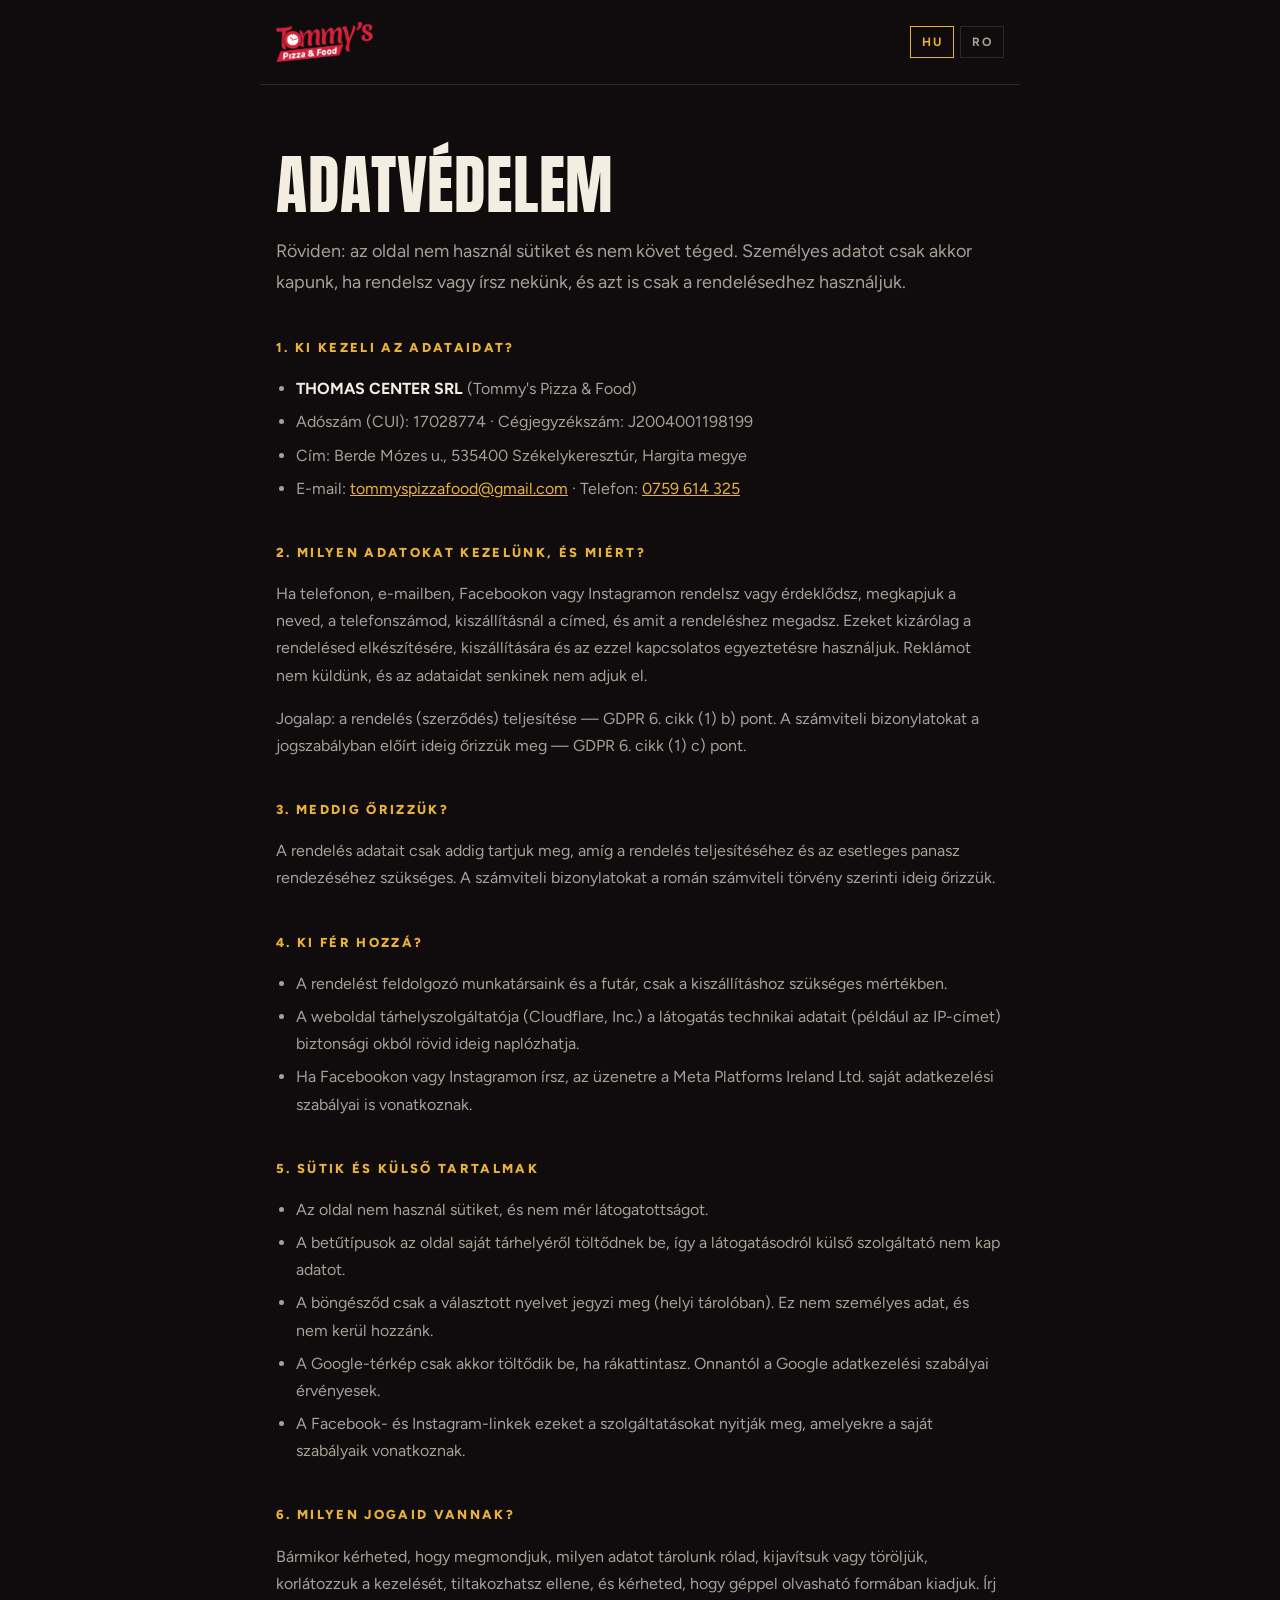
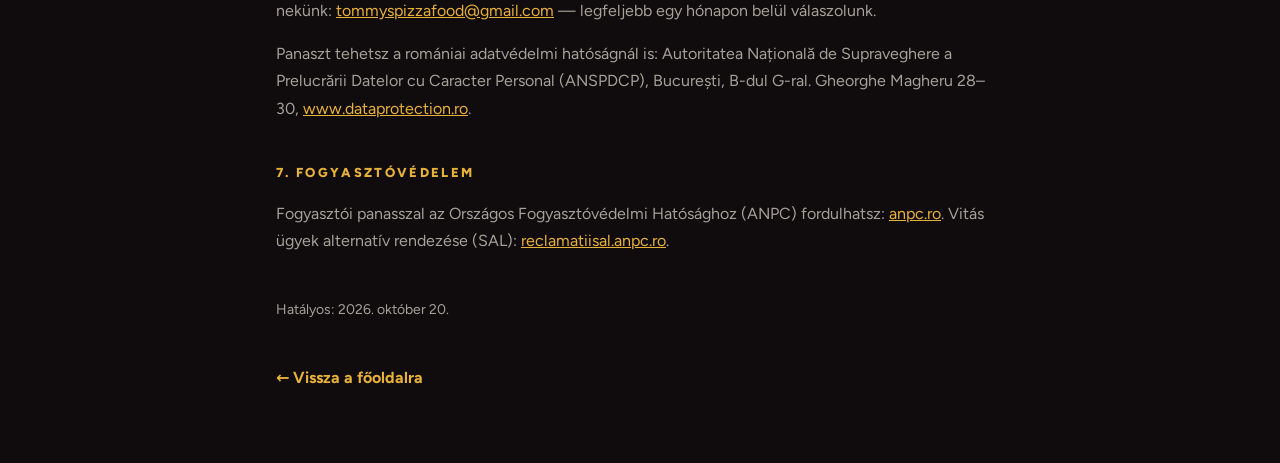
<file: adatvedelem.html>
<!DOCTYPE html>
<html lang="hu">
<head>
<meta charset="utf-8">
<meta name="viewport" content="width=device-width,initial-scale=1">
<title>Adatvédelem — Tommy's Pizza &amp; Food</title>
<meta name="description" content="Adatkezelési tájékoztató — Tommy's Pizza &amp; Food, THOMAS CENTER SRL, Székelykeresztúr.">
<link rel="canonical" href="https://tommyspizza.ro/adatvedelem.html">
<link rel="icon" type="image/png" sizes="32x32" href="assets/favicon-32.png">
<meta name="theme-color" content="#100C0D">
<link rel="stylesheet" href="assets/fonts.css">
<!--
  Adatkezelési tájékoztató (GDPR) — KÉZZEL SZERKESZTHETŐ, nem generált.
  Pontosan azt írja le, amit az oldal TÉNYLEG csinál (2026-10-20):
  - nincs süti, nincs statisztika, nincs űrlap;
  - a betűk saját tárhelyről jönnek (assets/fonts.css);
  - a Google-térkép csak kattintásra tölt be (index.html, .find .m);
  - localStorage: csak a választott nyelv ('tommys-lang').
  Ha ezek közül bármi változik (statisztika, pixel, rendelő-űrlap), EZT az oldalt is frissíteni kell.
  A két nyelv egymás alatt áll; JS-sel csak a választott látszik.
-->
<style>
:root{--ink:#100C0D;--ink-2:#0A0708;--gold:#E8B23A;--cream:#F4EDE2;--muted:rgba(244,237,226,.66);--hair:rgba(244,237,226,.12)}
*{box-sizing:border-box}
body{margin:0;background:var(--ink);color:var(--cream);font:400 16px/1.7 Figtree,system-ui,sans-serif;-webkit-font-smoothing:antialiased}
a{color:var(--gold)}
:focus-visible{outline:2px solid var(--gold);outline-offset:3px;border-radius:2px}
.top{display:flex;justify-content:space-between;align-items:center;gap:16px;max-width:760px;margin:0 auto;padding:22px 16px;border-bottom:1px solid var(--hair)}
.top img{height:40px;display:block}
.langs{display:flex;gap:6px}
.langs button{background:none;border:1px solid var(--hair);color:var(--muted);font:700 12px/1 Figtree,sans-serif;letter-spacing:.12em;padding:9px 11px;cursor:pointer}
.langs button.on{border-color:var(--gold);color:var(--gold)}
main{max-width:760px;margin:0 auto;padding:clamp(32px,6vw,64px) 16px 72px}
h1{font:400 clamp(40px,8vw,64px)/1.14 Anton,Impact,sans-serif;letter-spacing:.01em;margin:0 0 14px;text-transform:uppercase}
.lead{color:var(--muted);font-size:18px;margin:0 0 36px}
h2{font-size:13px;letter-spacing:.18em;text-transform:uppercase;color:var(--gold);font-weight:800;margin:40px 0 12px}
p,li{color:var(--muted)}
b{color:var(--cream);font-weight:700}
ul{padding-left:20px}
li{margin-bottom:6px}
.hataly{margin-top:44px;font-size:14px}
.back{display:inline-block;margin-top:28px;font-weight:700;text-decoration:none}
html.js [data-lang]{display:none}
html.js[lang="hu"] [data-lang="hu"],html.js[lang="ro"] [data-lang="ro"]{display:block}
html:not(.js) section[data-lang="ro"]{margin-top:80px;padding-top:40px;border-top:1px solid var(--hair)}
</style>
<script>
/* a főoldalon választott nyelv (localStorage 'tommys-lang') itt is érvényes */
(function(){var d=document.documentElement,l='hu';try{l=localStorage.getItem('tommys-lang')||'hu'}catch(e){}
d.className='js';d.lang=(l==='ro'?'ro':'hu');})();
</script>
</head>
<body>

<header class="top">
  <a href="./"><img src="assets/w/tommys-logo-240.webp" alt="Tommy's Pizza &amp; Food"></a>
  <div class="langs">
    <button type="button" data-set="hu">HU</button>
    <button type="button" data-set="ro">RO</button>
  </div>
</header>

<main>

<section data-lang="hu" lang="hu">
  <h1>Adatvédelem</h1>
  <p class="lead">Röviden: az oldal nem használ sütiket és nem követ téged. Személyes adatot csak akkor kapunk, ha rendelsz vagy írsz nekünk, és azt is csak a rendelésedhez használjuk.</p>

  <h2>1. Ki kezeli az adataidat?</h2>
  <ul>
    <li><b>THOMAS CENTER SRL</b> (Tommy's Pizza &amp; Food)</li>
    <li>Adószám (CUI): 17028774 · Cégjegyzékszám: J2004001198199</li>
    <li>Cím: Berde Mózes u., 535400 Székelykeresztúr, Hargita megye</li>
    <li>E-mail: <a href="mailto:tommyspizzafood@gmail.com">tommyspizzafood@gmail.com</a> · Telefon: <a href="tel:+40759614325">0759 614 325</a></li>
  </ul>

  <h2>2. Milyen adatokat kezelünk, és miért?</h2>
  <p>Ha telefonon, e-mailben, Facebookon vagy Instagramon rendelsz vagy érdeklődsz, megkapjuk a neved, a telefonszámod, kiszállításnál a címed, és amit a rendeléshez megadsz. Ezeket kizárólag a rendelésed elkészítésére, kiszállítására és az ezzel kapcsolatos egyeztetésre használjuk. Reklámot nem küldünk, és az adataidat senkinek nem adjuk el.</p>
  <p>Jogalap: a rendelés (szerződés) teljesítése — GDPR 6. cikk (1) b) pont. A számviteli bizonylatokat a jogszabályban előírt ideig őrizzük meg — GDPR 6. cikk (1) c) pont.</p>

  <h2>3. Meddig őrizzük?</h2>
  <p>A rendelés adatait csak addig tartjuk meg, amíg a rendelés teljesítéséhez és az esetleges panasz rendezéséhez szükséges. A számviteli bizonylatokat a román számviteli törvény szerinti ideig őrizzük.</p>

  <h2>4. Ki fér hozzá?</h2>
  <ul>
    <li>A rendelést feldolgozó munkatársaink és a futár, csak a kiszállításhoz szükséges mértékben.</li>
    <li>A weboldal tárhelyszolgáltatója (Cloudflare, Inc.) a látogatás technikai adatait (például az IP-címet) biztonsági okból rövid ideig naplózhatja.</li>
    <li>Ha Facebookon vagy Instagramon írsz, az üzenetre a Meta Platforms Ireland Ltd. saját adatkezelési szabályai is vonatkoznak.</li>
  </ul>

  <h2>5. Sütik és külső tartalmak</h2>
  <ul>
    <li>Az oldal nem használ sütiket, és nem mér látogatottságot.</li>
    <li>A betűtípusok az oldal saját tárhelyéről töltődnek be, így a látogatásodról külső szolgáltató nem kap adatot.</li>
    <li>A böngésződ csak a választott nyelvet jegyzi meg (helyi tárolóban). Ez nem személyes adat, és nem kerül hozzánk.</li>
    <li>A Google-térkép csak akkor töltődik be, ha rákattintasz. Onnantól a Google adatkezelési szabályai érvényesek.</li>
    <li>A Facebook- és Instagram-linkek ezeket a szolgáltatásokat nyitják meg, amelyekre a saját szabályaik vonatkoznak.</li>
  </ul>

  <h2>6. Milyen jogaid vannak?</h2>
  <p>Bármikor kérheted, hogy megmondjuk, milyen adatot tárolunk rólad, kijavítsuk vagy töröljük, korlátozzuk a kezelését, tiltakozhatsz ellene, és kérheted, hogy géppel olvasható formában kiadjuk. Írj nekünk: <a href="mailto:tommyspizzafood@gmail.com">tommyspizzafood@gmail.com</a> — legfeljebb egy hónapon belül válaszolunk.</p>
  <p>Panaszt tehetsz a romániai adatvédelmi hatóságnál is: Autoritatea Națională de Supraveghere a Prelucrării Datelor cu Caracter Personal (ANSPDCP), București, B-dul G-ral. Gheorghe Magheru 28–30, <a href="https://www.dataprotection.ro" target="_blank" rel="noopener">www.dataprotection.ro</a>.</p>

  <h2>7. Fogyasztóvédelem</h2>
  <p>Fogyasztói panasszal az Országos Fogyasztóvédelmi Hatósághoz (ANPC) fordulhatsz: <a href="https://anpc.ro" target="_blank" rel="noopener">anpc.ro</a>. Vitás ügyek alternatív rendezése (SAL): <a href="https://reclamatiisal.anpc.ro" target="_blank" rel="noopener">reclamatiisal.anpc.ro</a>.</p>

  <p class="hataly">Hatályos: 2026. október 20.</p>
  <a class="back" href="./">← Vissza a főoldalra</a>
</section>

<section data-lang="ro" lang="ro">
  <h1>Confidențialitate</h1>
  <p class="lead">Pe scurt: site-ul nu folosește cookie-uri și nu te urmărește. Primim date personale doar dacă comanzi sau ne scrii, și le folosim doar pentru comanda ta.</p>

  <h2>1. Cine prelucrează datele tale?</h2>
  <ul>
    <li><b>THOMAS CENTER SRL</b> (Tommy's Pizza &amp; Food)</li>
    <li>CUI: 17028774 · Nr. Reg. Com.: J2004001198199</li>
    <li>Adresa: Str. Berde Mózes, 535400 Cristuru Secuiesc, jud. Harghita</li>
    <li>E-mail: <a href="mailto:tommyspizzafood@gmail.com">tommyspizzafood@gmail.com</a> · Telefon: <a href="tel:+40759614325">0759 614 325</a></li>
  </ul>

  <h2>2. Ce date prelucrăm și de ce?</h2>
  <p>Dacă ne comanzi sau ne contactezi telefonic, prin e-mail, Facebook sau Instagram, primim numele, numărul de telefon, adresa (la livrare) și ce ne comunici pentru comandă. Le folosim exclusiv pentru pregătirea și livrarea comenzii și pentru comunicarea legată de aceasta. Nu trimitem reclame și nu vindem datele nimănui.</p>
  <p>Temei legal: executarea comenzii (contractului) — art. 6 alin. (1) lit. b) GDPR. Documentele contabile le păstrăm pe durata prevăzută de lege — art. 6 alin. (1) lit. c) GDPR.</p>

  <h2>3. Cât timp le păstrăm?</h2>
  <p>Datele comenzii le păstrăm doar cât este necesar pentru onorarea comenzii și soluționarea unei eventuale reclamații. Documentele contabile se păstrează pe durata prevăzută de legea contabilității.</p>

  <h2>4. Cine are acces?</h2>
  <ul>
    <li>Colegii care procesează comanda și curierul, doar în măsura necesară livrării.</li>
    <li>Furnizorul de găzduire al site-ului (Cloudflare, Inc.) poate înregistra pentru scurt timp, din motive de securitate, date tehnice ale vizitei (de exemplu adresa IP).</li>
    <li>Dacă ne scrii pe Facebook sau Instagram, mesajului i se aplică și regulile proprii ale Meta Platforms Ireland Ltd.</li>
  </ul>

  <h2>5. Cookie-uri și conținut extern</h2>
  <ul>
    <li>Site-ul nu folosește cookie-uri și nu măsoară traficul.</li>
    <li>Fonturile se încarcă de pe serverul propriu al site-ului, astfel niciun furnizor extern nu primește date despre vizita ta.</li>
    <li>Browserul tău reține doar limba aleasă (în stocarea locală). Aceasta nu este o dată personală și nu ajunge la noi.</li>
    <li>Harta Google se încarcă doar dacă dai clic pe ea. De atunci se aplică regulile Google.</li>
    <li>Linkurile de Facebook și Instagram deschid aceste servicii, care au propriile reguli.</li>
  </ul>

  <h2>6. Ce drepturi ai?</h2>
  <p>Oricând poți cere să afli ce date deținem despre tine, să le rectificăm sau să le ștergem, să restricționăm prelucrarea, te poți opune prelucrării și poți cere datele într-un format care poate fi citit automat. Scrie-ne: <a href="mailto:tommyspizzafood@gmail.com">tommyspizzafood@gmail.com</a> — răspundem în cel mult o lună.</p>
  <p>Poți depune plângere și la Autoritatea Națională de Supraveghere a Prelucrării Datelor cu Caracter Personal (ANSPDCP), București, B-dul G-ral. Gheorghe Magheru 28–30, <a href="https://www.dataprotection.ro" target="_blank" rel="noopener">www.dataprotection.ro</a>.</p>

  <h2>7. Protecția consumatorilor</h2>
  <p>Pentru reclamații te poți adresa Autorității Naționale pentru Protecția Consumatorilor (ANPC): <a href="https://anpc.ro" target="_blank" rel="noopener">anpc.ro</a>. Soluționarea alternativă a litigiilor (SAL): <a href="https://reclamatiisal.anpc.ro" target="_blank" rel="noopener">reclamatiisal.anpc.ro</a>.</p>

  <p class="hataly">În vigoare din: 20 octombrie 2026.</p>
  <a class="back" href="./">← Înapoi la pagina principală</a>
</section>

</main>

<script>
document.querySelectorAll('.langs button').forEach(function(b){
  b.classList.toggle('on', b.dataset.set===document.documentElement.lang);
  b.addEventListener('click',function(){
    var l=b.dataset.set; document.documentElement.lang=l;
    try{localStorage.setItem('tommys-lang',l)}catch(e){}
    document.querySelectorAll('.langs button').forEach(function(x){x.classList.toggle('on',x===b)});
  });
});
</script>
</body>
</html>
</file>
<file: assets/fonts.css>
/* Saját tárhelyről (GDPR: a látogató IP-je nem megy a Google-höz). Forrás: Google Fonts, OFL. */
/* latin-ext */
@font-face {
  font-family: 'Anton';
  font-style: normal;
  font-weight: 400;
  font-display: swap;
  src: url(fonts/Anton-latin-ext.woff2) format('woff2');
  unicode-range: U+0100-02BA, U+02BD-02C5, U+02C7-02CC, U+02CE-02D7, U+02DD-02FF, U+0304, U+0308, U+0329, U+1D00-1DBF, U+1E00-1E9F, U+1EF2-1EFF, U+2020, U+20A0-20AB, U+20AD-20C4, U+2113, U+2C60-2C7F, U+A720-A7FF;
}
/* latin */
@font-face {
  font-family: 'Anton';
  font-style: normal;
  font-weight: 400;
  font-display: swap;
  src: url(fonts/Anton-latin.woff2) format('woff2');
  unicode-range: U+0000-00FF, U+0131, U+0152-0153, U+02BB-02BC, U+02C6, U+02DA, U+02DC, U+0304, U+0308, U+0329, U+2000-206F, U+20AC, U+2122, U+2191, U+2193, U+2212, U+2215, U+FEFF, U+FFFD;
}
/* latin-ext */
@font-face {
  font-family: 'Figtree';
  font-style: normal;
  font-weight: 300;
  font-display: swap;
  src: url(fonts/Figtree-latin-ext.woff2) format('woff2');
  unicode-range: U+0100-02BA, U+02BD-02C5, U+02C7-02CC, U+02CE-02D7, U+02DD-02FF, U+0304, U+0308, U+0329, U+1D00-1DBF, U+1E00-1E9F, U+1EF2-1EFF, U+2020, U+20A0-20AB, U+20AD-20C4, U+2113, U+2C60-2C7F, U+A720-A7FF;
}
/* latin */
@font-face {
  font-family: 'Figtree';
  font-style: normal;
  font-weight: 300;
  font-display: swap;
  src: url(fonts/Figtree-latin.woff2) format('woff2');
  unicode-range: U+0000-00FF, U+0131, U+0152-0153, U+02BB-02BC, U+02C6, U+02DA, U+02DC, U+0304, U+0308, U+0329, U+2000-206F, U+20AC, U+2122, U+2191, U+2193, U+2212, U+2215, U+FEFF, U+FFFD;
}
/* latin-ext */
@font-face {
  font-family: 'Figtree';
  font-style: normal;
  font-weight: 400;
  font-display: swap;
  src: url(fonts/Figtree-latin-ext.woff2) format('woff2');
  unicode-range: U+0100-02BA, U+02BD-02C5, U+02C7-02CC, U+02CE-02D7, U+02DD-02FF, U+0304, U+0308, U+0329, U+1D00-1DBF, U+1E00-1E9F, U+1EF2-1EFF, U+2020, U+20A0-20AB, U+20AD-20C4, U+2113, U+2C60-2C7F, U+A720-A7FF;
}
/* latin */
@font-face {
  font-family: 'Figtree';
  font-style: normal;
  font-weight: 400;
  font-display: swap;
  src: url(fonts/Figtree-latin.woff2) format('woff2');
  unicode-range: U+0000-00FF, U+0131, U+0152-0153, U+02BB-02BC, U+02C6, U+02DA, U+02DC, U+0304, U+0308, U+0329, U+2000-206F, U+20AC, U+2122, U+2191, U+2193, U+2212, U+2215, U+FEFF, U+FFFD;
}
/* latin-ext */
@font-face {
  font-family: 'Figtree';
  font-style: normal;
  font-weight: 500;
  font-display: swap;
  src: url(fonts/Figtree-latin-ext.woff2) format('woff2');
  unicode-range: U+0100-02BA, U+02BD-02C5, U+02C7-02CC, U+02CE-02D7, U+02DD-02FF, U+0304, U+0308, U+0329, U+1D00-1DBF, U+1E00-1E9F, U+1EF2-1EFF, U+2020, U+20A0-20AB, U+20AD-20C4, U+2113, U+2C60-2C7F, U+A720-A7FF;
}
/* latin */
@font-face {
  font-family: 'Figtree';
  font-style: normal;
  font-weight: 500;
  font-display: swap;
  src: url(fonts/Figtree-latin.woff2) format('woff2');
  unicode-range: U+0000-00FF, U+0131, U+0152-0153, U+02BB-02BC, U+02C6, U+02DA, U+02DC, U+0304, U+0308, U+0329, U+2000-206F, U+20AC, U+2122, U+2191, U+2193, U+2212, U+2215, U+FEFF, U+FFFD;
}
/* latin-ext */
@font-face {
  font-family: 'Figtree';
  font-style: normal;
  font-weight: 600;
  font-display: swap;
  src: url(fonts/Figtree-latin-ext.woff2) format('woff2');
  unicode-range: U+0100-02BA, U+02BD-02C5, U+02C7-02CC, U+02CE-02D7, U+02DD-02FF, U+0304, U+0308, U+0329, U+1D00-1DBF, U+1E00-1E9F, U+1EF2-1EFF, U+2020, U+20A0-20AB, U+20AD-20C4, U+2113, U+2C60-2C7F, U+A720-A7FF;
}
/* latin */
@font-face {
  font-family: 'Figtree';
  font-style: normal;
  font-weight: 600;
  font-display: swap;
  src: url(fonts/Figtree-latin.woff2) format('woff2');
  unicode-range: U+0000-00FF, U+0131, U+0152-0153, U+02BB-02BC, U+02C6, U+02DA, U+02DC, U+0304, U+0308, U+0329, U+2000-206F, U+20AC, U+2122, U+2191, U+2193, U+2212, U+2215, U+FEFF, U+FFFD;
}
/* latin-ext */
@font-face {
  font-family: 'Figtree';
  font-style: normal;
  font-weight: 700;
  font-display: swap;
  src: url(fonts/Figtree-latin-ext.woff2) format('woff2');
  unicode-range: U+0100-02BA, U+02BD-02C5, U+02C7-02CC, U+02CE-02D7, U+02DD-02FF, U+0304, U+0308, U+0329, U+1D00-1DBF, U+1E00-1E9F, U+1EF2-1EFF, U+2020, U+20A0-20AB, U+20AD-20C4, U+2113, U+2C60-2C7F, U+A720-A7FF;
}
/* latin */
@font-face {
  font-family: 'Figtree';
  font-style: normal;
  font-weight: 700;
  font-display: swap;
  src: url(fonts/Figtree-latin.woff2) format('woff2');
  unicode-range: U+0000-00FF, U+0131, U+0152-0153, U+02BB-02BC, U+02C6, U+02DA, U+02DC, U+0304, U+0308, U+0329, U+2000-206F, U+20AC, U+2122, U+2191, U+2193, U+2212, U+2215, U+FEFF, U+FFFD;
}
/* latin-ext */
@font-face {
  font-family: 'Figtree';
  font-style: normal;
  font-weight: 800;
  font-display: swap;
  src: url(fonts/Figtree-latin-ext.woff2) format('woff2');
  unicode-range: U+0100-02BA, U+02BD-02C5, U+02C7-02CC, U+02CE-02D7, U+02DD-02FF, U+0304, U+0308, U+0329, U+1D00-1DBF, U+1E00-1E9F, U+1EF2-1EFF, U+2020, U+20A0-20AB, U+20AD-20C4, U+2113, U+2C60-2C7F, U+A720-A7FF;
}
/* latin */
@font-face {
  font-family: 'Figtree';
  font-style: normal;
  font-weight: 800;
  font-display: swap;
  src: url(fonts/Figtree-latin.woff2) format('woff2');
  unicode-range: U+0000-00FF, U+0131, U+0152-0153, U+02BB-02BC, U+02C6, U+02DA, U+02DC, U+0304, U+0308, U+0329, U+2000-206F, U+20AC, U+2122, U+2191, U+2193, U+2212, U+2215, U+FEFF, U+FFFD;
}
/* latin-ext */
@font-face {
  font-family: 'Figtree';
  font-style: normal;
  font-weight: 900;
  font-display: swap;
  src: url(fonts/Figtree-latin-ext.woff2) format('woff2');
  unicode-range: U+0100-02BA, U+02BD-02C5, U+02C7-02CC, U+02CE-02D7, U+02DD-02FF, U+0304, U+0308, U+0329, U+1D00-1DBF, U+1E00-1E9F, U+1EF2-1EFF, U+2020, U+20A0-20AB, U+20AD-20C4, U+2113, U+2C60-2C7F, U+A720-A7FF;
}
/* latin */
@font-face {
  font-family: 'Figtree';
  font-style: normal;
  font-weight: 900;
  font-display: swap;
  src: url(fonts/Figtree-latin.woff2) format('woff2');
  unicode-range: U+0000-00FF, U+0131, U+0152-0153, U+02BB-02BC, U+02C6, U+02DA, U+02DC, U+0304, U+0308, U+0329, U+2000-206F, U+20AC, U+2122, U+2191, U+2193, U+2212, U+2215, U+FEFF, U+FFFD;
}
</file>
